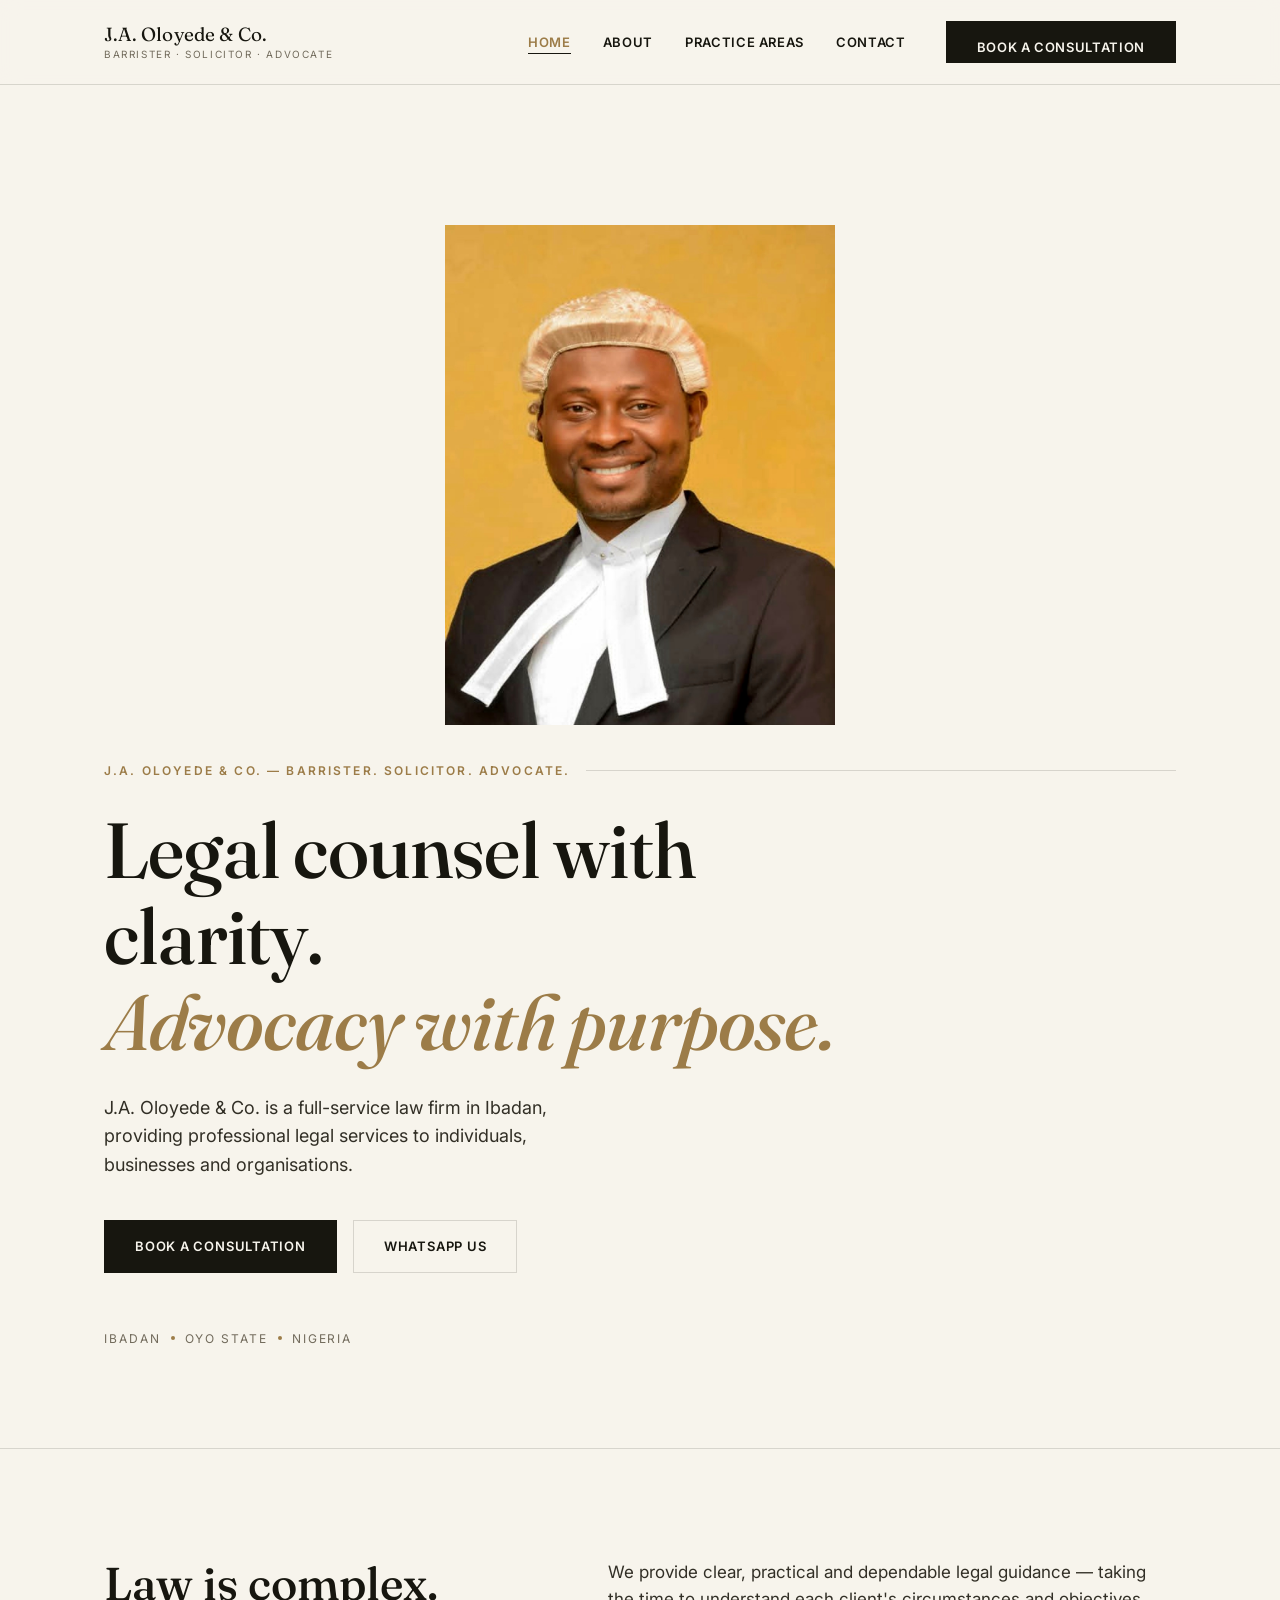
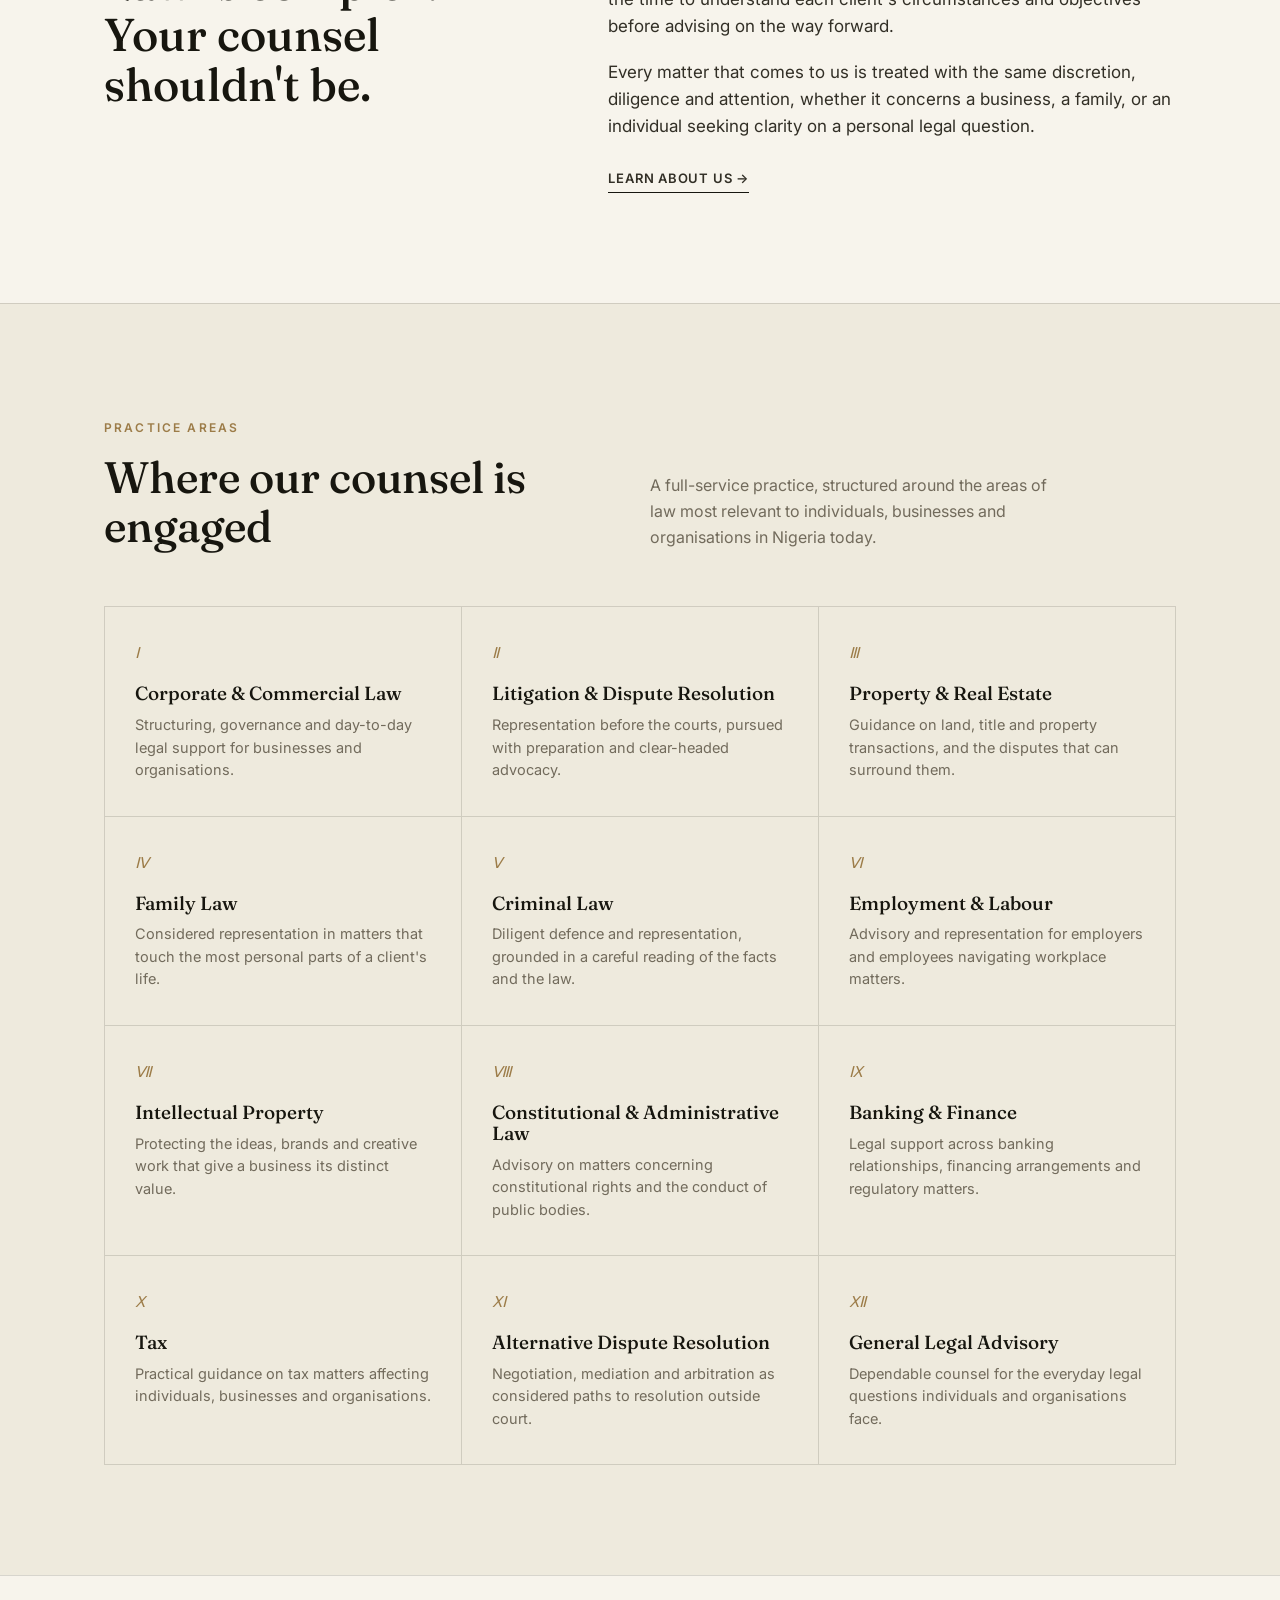
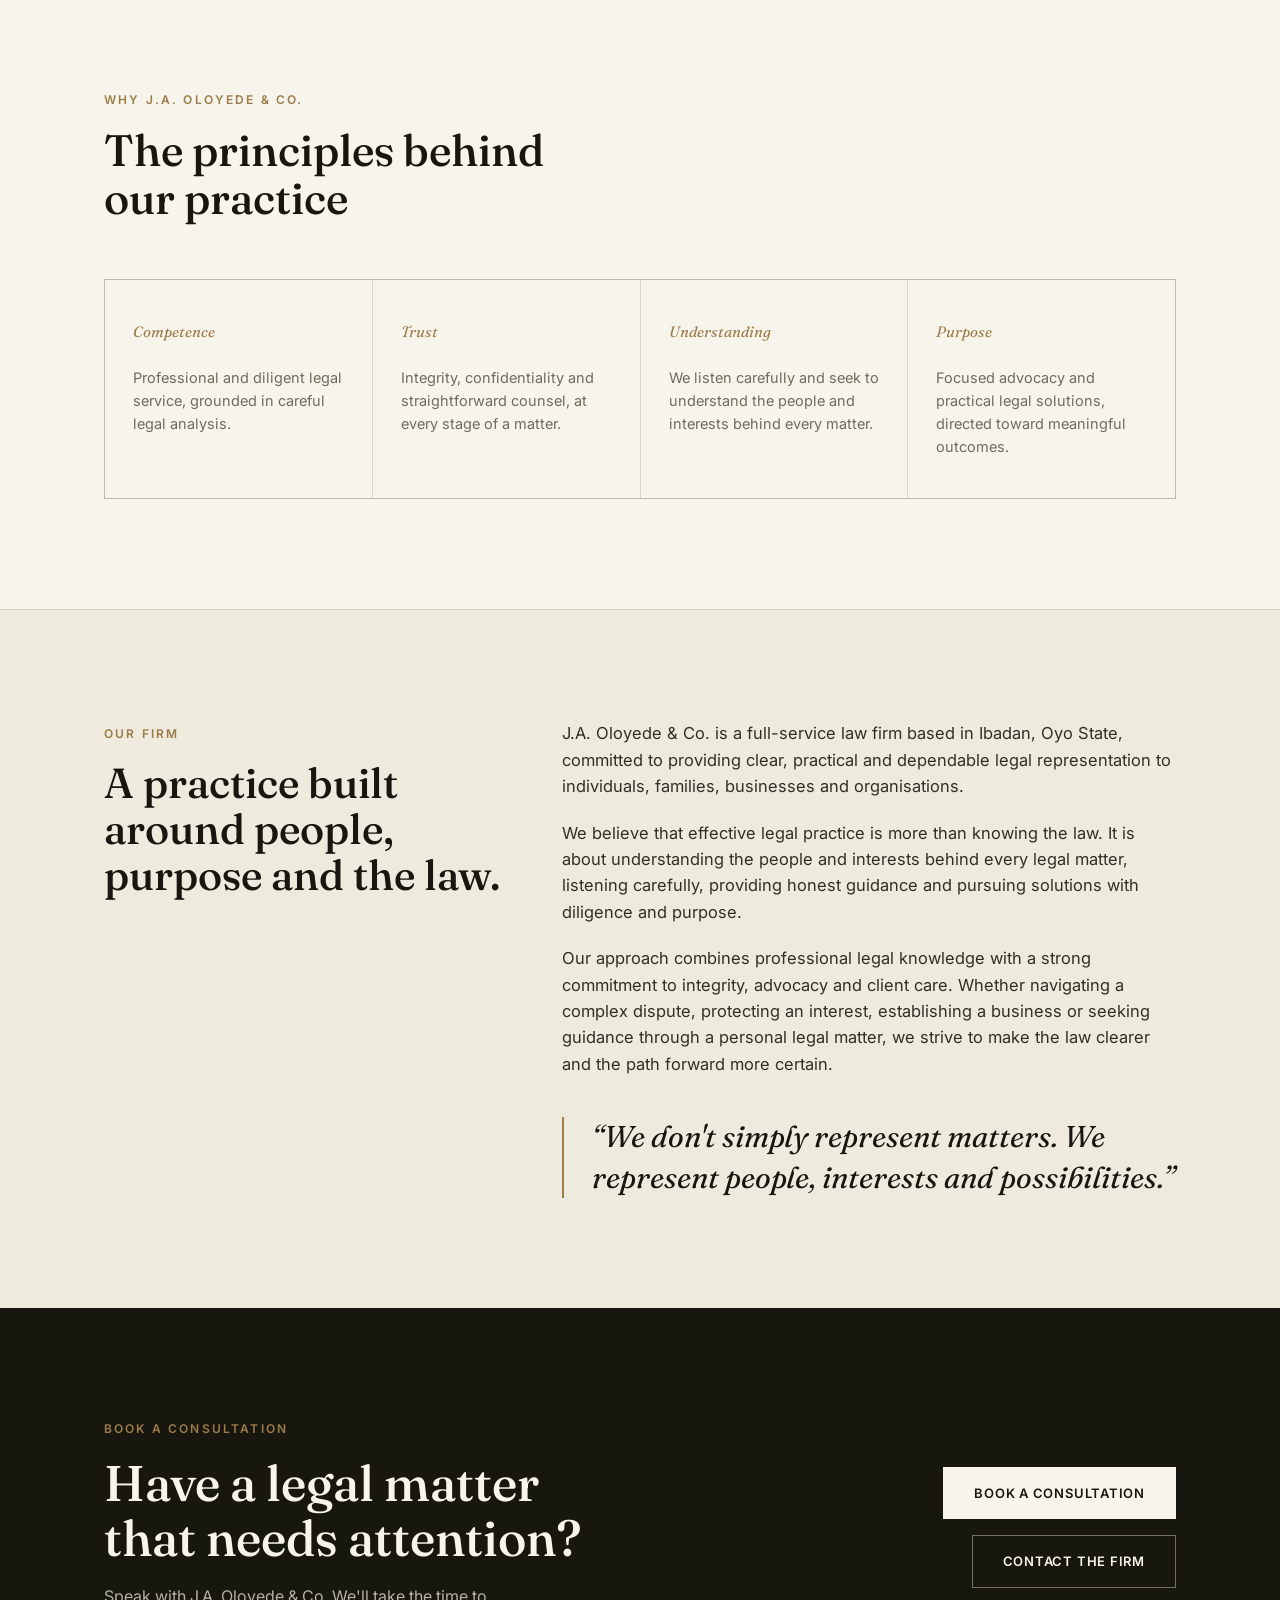
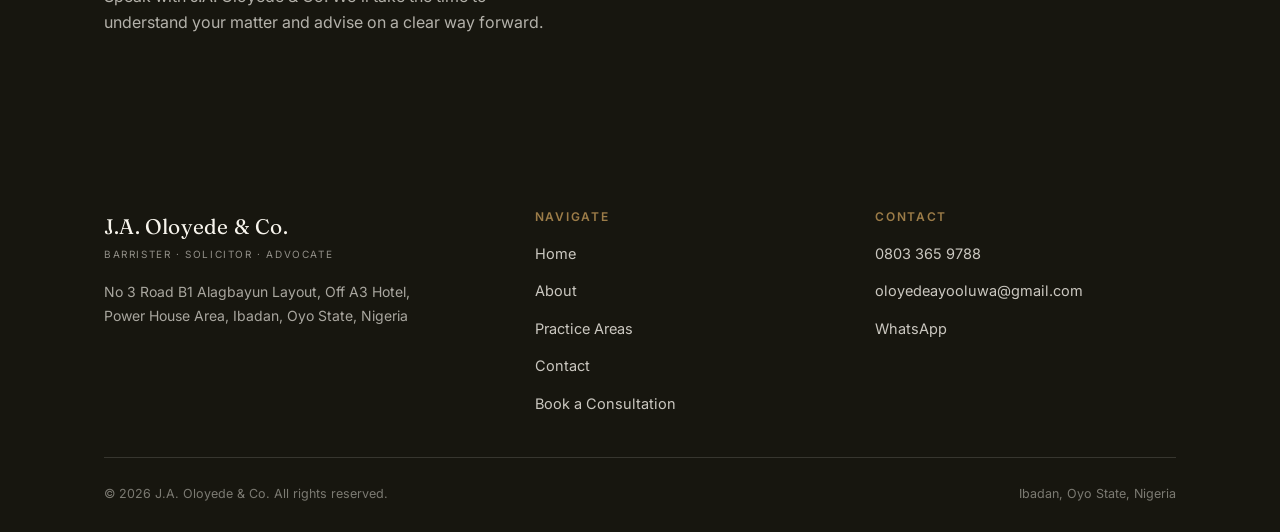
<file: index.html>
<!DOCTYPE html>
<html lang="en">
<head>
<meta charset="UTF-8">
<meta name="viewport" content="width=device-width, initial-scale=1.0">
<title>J.A. Oloyede & Co. — Barrister. Solicitor. Advocate. | Ibadan, Nigeria</title>
<meta name="description" content="J.A. Oloyede & Co. is a full-service law firm in Ibadan, Oyo State, providing clear, practical and dependable legal counsel to individuals, businesses and organisations.">
<link rel="preconnect" href="https://fonts.googleapis.com">
<link rel="preconnect" href="https://fonts.gstatic.com" crossorigin>
<link href="https://fonts.googleapis.com/css2?family=Fraunces:ital,opsz,wght@0,9..144,400;0,9..144,500;1,9..144,500&family=Inter:wght@400;500;600;700&display=swap" rel="stylesheet">
<link rel="stylesheet" href="style.css">
  <!-- Google tag (gtag.js) -->
<script async src="https://www.googletagmanager.com/gtag/js?id=AW-18405026202"></script>
<script>
  window.dataLayer = window.dataLayer || [];
  function gtag(){dataLayer.push(arguments);}
  gtag('js', new Date());

  gtag('config', 'AW-18405026202');
</script>
  
</head>
<body>
<a class="skip-link" href="#main">Skip to content</a>

<header class="site-header">
  <div class="wrap">
    <a href="index.html" class="brand">
      <span class="brand-name">J.A. Oloyede &amp; Co.</span>
      <span class="brand-tag">Barrister · Solicitor · Advocate</span>
    </a>
    <nav class="main-nav" aria-label="Primary">
      <ul>
        <li><a href="index.html" aria-current="page">Home</a></li>
        <li><a href="about.html">About</a></li>
        <li><a href="practice-areas.html">Practice Areas</a></li>
        <li><a href="contact.html">Contact</a></li>
      </ul>
      <a href="book-consultation.html" class="btn nav-cta">Book a Consultation</a>
    </nav>
    <button class="hamburger" aria-label="Open menu" aria-expanded="false" aria-controls="mobile-menu">
      <span></span><span></span><span></span>
    </button>
  </div>
</header>

<div class="mobile-menu" id="mobile-menu">
  <ul>
    <li><a href="index.html">Home</a></li>
    <li><a href="about.html">About</a></li>
    <li><a href="practice-areas.html">Practice Areas</a></li>
    <li><a href="contact.html">Contact</a></li>
    <li><a href="book-consultation.html">Book a Consultation</a></li>
  </ul>
  <a href="book-consultation.html" class="btn">Book a Consultation</a>
</div>

<main id="main">

  <!-- HERO -->
  <section class="hero">
    <div class="wrap">
      <img src="counsel_portrait_clean.jpg" alt="J.A. Oloyede, Barrister, Solicitor and Advocate" class="hero-photo">
      <div class="hero-eyebrow-row">
        <span class="eyebrow">J.A. Oloyede &amp; Co. — Barrister. Solicitor. Advocate.</span>
        <hr class="hairline draw-line">
      </div>
      <h1 class="fade-up">Legal counsel with clarity.<br><em>Advocacy with purpose.</em></h1>
      <p class="hero-sub fade-up d1">J.A. Oloyede &amp; Co. is a full-service law firm in Ibadan, providing professional legal services to individuals, businesses and organisations.</p>
      <div class="hero-actions fade-up d2">
        <a href="book-consultation.html" class="btn">Book a Consultation</a>
        <a href="https://wa.me/2348033659788" class="btn btn-ghost" target="_blank" rel="noopener">WhatsApp Us</a>
      </div>
      <div class="hero-locale fade-up d3">
        <span>Ibadan</span><span class="dot"></span><span>Oyo State</span><span class="dot"></span><span>Nigeria</span>
      </div>
    </div>
  </section>

  <!-- INTRODUCTION -->
  <section class="border-top">
    <div class="wrap statement">
      <h2>Law is complex.<br>Your counsel shouldn't be.</h2>
      <div class="statement-body">
        <p>We provide clear, practical and dependable legal guidance — taking the time to understand each client's circumstances and objectives before advising on the way forward.</p>
        <p>Every matter that comes to us is treated with the same discretion, diligence and attention, whether it concerns a business, a family, or an individual seeking clarity on a personal legal question.</p>
        <a href="about.html" class="link-arrow mt-lg" style="margin-top:28px;">Learn About Us →</a>
      </div>
    </div>
  </section>

  <!-- PRACTICE AREAS -->
  <section class="border-top on-dim">
    <div class="wrap">
      <div class="section-head">
        <div>
          <span class="eyebrow">Practice Areas</span>
          <h2 style="margin-top:14px;">Where our counsel is engaged</h2>
        </div>
        <p class="lede">A full-service practice, structured around the areas of law most relevant to individuals, businesses and organisations in Nigeria today.</p>
      </div>

      <div class="practice-grid">
        <div class="practice-cell"><span class="practice-mark">Ⅰ</span><h3>Corporate &amp; Commercial Law</h3><p>Structuring, governance and day-to-day legal support for businesses and organisations.</p></div>
        <div class="practice-cell"><span class="practice-mark">Ⅱ</span><h3>Litigation &amp; Dispute Resolution</h3><p>Representation before the courts, pursued with preparation and clear-headed advocacy.</p></div>
        <div class="practice-cell"><span class="practice-mark">Ⅲ</span><h3>Property &amp; Real Estate</h3><p>Guidance on land, title and property transactions, and the disputes that can surround them.</p></div>
        <div class="practice-cell"><span class="practice-mark">Ⅳ</span><h3>Family Law</h3><p>Considered representation in matters that touch the most personal parts of a client's life.</p></div>
        <div class="practice-cell"><span class="practice-mark">Ⅴ</span><h3>Criminal Law</h3><p>Diligent defence and representation, grounded in a careful reading of the facts and the law.</p></div>
        <div class="practice-cell"><span class="practice-mark">Ⅵ</span><h3>Employment &amp; Labour</h3><p>Advisory and representation for employers and employees navigating workplace matters.</p></div>
        <div class="practice-cell"><span class="practice-mark">Ⅶ</span><h3>Intellectual Property</h3><p>Protecting the ideas, brands and creative work that give a business its distinct value.</p></div>
        <div class="practice-cell"><span class="practice-mark">Ⅷ</span><h3>Constitutional &amp; Administrative Law</h3><p>Advisory on matters concerning constitutional rights and the conduct of public bodies.</p></div>
        <div class="practice-cell"><span class="practice-mark">Ⅸ</span><h3>Banking &amp; Finance</h3><p>Legal support across banking relationships, financing arrangements and regulatory matters.</p></div>
        <div class="practice-cell"><span class="practice-mark">Ⅹ</span><h3>Tax</h3><p>Practical guidance on tax matters affecting individuals, businesses and organisations.</p></div>
        <div class="practice-cell"><span class="practice-mark">ⅩⅠ</span><h3>Alternative Dispute Resolution</h3><p>Negotiation, mediation and arbitration as considered paths to resolution outside court.</p></div>
        <div class="practice-cell"><span class="practice-mark">ⅩⅡ</span><h3>General Legal Advisory</h3><p>Dependable counsel for the everyday legal questions individuals and organisations face.</p></div>
      </div>
    </div>
  </section>

  <!-- WHY US -->
  <section class="border-top">
    <div class="wrap">
      <div class="section-head">
        <div>
          <span class="eyebrow">Why J.A. Oloyede &amp; Co.</span>
          <h2 style="margin-top:14px;">The principles behind our practice</h2>
        </div>
      </div>
      <div class="values-grid">
        <div class="value-cell"><span class="value-index">Competence</span><p>Professional and diligent legal service, grounded in careful legal analysis.</p></div>
        <div class="value-cell"><span class="value-index">Trust</span><p>Integrity, confidentiality and straightforward counsel, at every stage of a matter.</p></div>
        <div class="value-cell"><span class="value-index">Understanding</span><p>We listen carefully and seek to understand the people and interests behind every matter.</p></div>
        <div class="value-cell"><span class="value-index">Purpose</span><p>Focused advocacy and practical legal solutions, directed toward meaningful outcomes.</p></div>
      </div>
    </div>
  </section>

  <!-- FIRM STORY -->
  <section class="border-top on-dim">
    <div class="wrap story">
      <div>
        <span class="eyebrow">Our Firm</span>
        <h2 style="margin-top:14px; font-size:clamp(28px,3.6vw,42px);">A practice built around people, purpose and the law.</h2>
      </div>
      <div class="story-copy">
        <p>J.A. Oloyede &amp; Co. is a full-service law firm based in Ibadan, Oyo State, committed to providing clear, practical and dependable legal representation to individuals, families, businesses and organisations.</p>
        <p>We believe that effective legal practice is more than knowing the law. It is about understanding the people and interests behind every legal matter, listening carefully, providing honest guidance and pursuing solutions with diligence and purpose.</p>
        <p>Our approach combines professional legal knowledge with a strong commitment to integrity, advocacy and client care. Whether navigating a complex dispute, protecting an interest, establishing a business or seeking guidance through a personal legal matter, we strive to make the law clearer and the path forward more certain.</p>
        <div class="pull-quote mt-lg">
          <p>&ldquo;We don't simply represent matters. We represent people, interests and possibilities.&rdquo;</p>
        </div>
      </div>
    </div>
  </section>

  <!-- CTA -->
  <section class="border-top on-ink cta-band">
    <div class="wrap">
      <div>
        <span class="eyebrow">Book a Consultation</span>
        <h2>Have a legal matter<br>that needs attention?</h2>
        <p style="margin-top:18px; color:rgba(247,244,236,0.7); max-width:44ch;">Speak with J.A. Oloyede &amp; Co. We'll take the time to understand your matter and advise on a clear way forward.</p>
      </div>
      <div class="cta-actions">
        <a href="book-consultation.html" class="btn btn-on-dark">Book a Consultation</a>
        <a href="contact.html" class="btn btn-ghost-on-dark">Contact the Firm</a>
      </div>
    </div>
  </section>

</main>

<footer class="site-footer">
  <div class="wrap">
    <div class="footer-top">
      <div class="footer-brand">
        <span class="brand-name">J.A. Oloyede &amp; Co.</span>
        <div class="brand-tag">Barrister · Solicitor · Advocate</div>
        <p class="footer-addr">No 3 Road B1 Alagbayun Layout, Off A3 Hotel, Power House Area, Ibadan, Oyo State, Nigeria</p>
      </div>
      <div class="footer-col">
        <h4>Navigate</h4>
        <ul>
          <li><a href="index.html">Home</a></li>
          <li><a href="about.html">About</a></li>
          <li><a href="practice-areas.html">Practice Areas</a></li>
          <li><a href="contact.html">Contact</a></li>
          <li><a href="book-consultation.html">Book a Consultation</a></li>
        </ul>
      </div>
      <div class="footer-col">
        <h4>Contact</h4>
        <ul>
          <li><a href="tel:+2348033659788">0803 365 9788</a></li>
          <li><a href="mailto:oloyedeayooluwa@gmail.com">oloyedeayooluwa@gmail.com</a></li>
          <li><a href="https://wa.me/2348033659788" target="_blank" rel="noopener">WhatsApp</a></li>
        </ul>
      </div>
    </div>
    <div class="footer-bottom">
      <span>© <span id="year"></span> J.A. Oloyede &amp; Co. All rights reserved.</span>
      <span>Ibadan, Oyo State, Nigeria</span>
    </div>
  </div>
</footer>

<script>document.getElementById("year").textContent = new Date().getFullYear();</script>
<script src="script.js"></script>
</body>
</html>
</file>
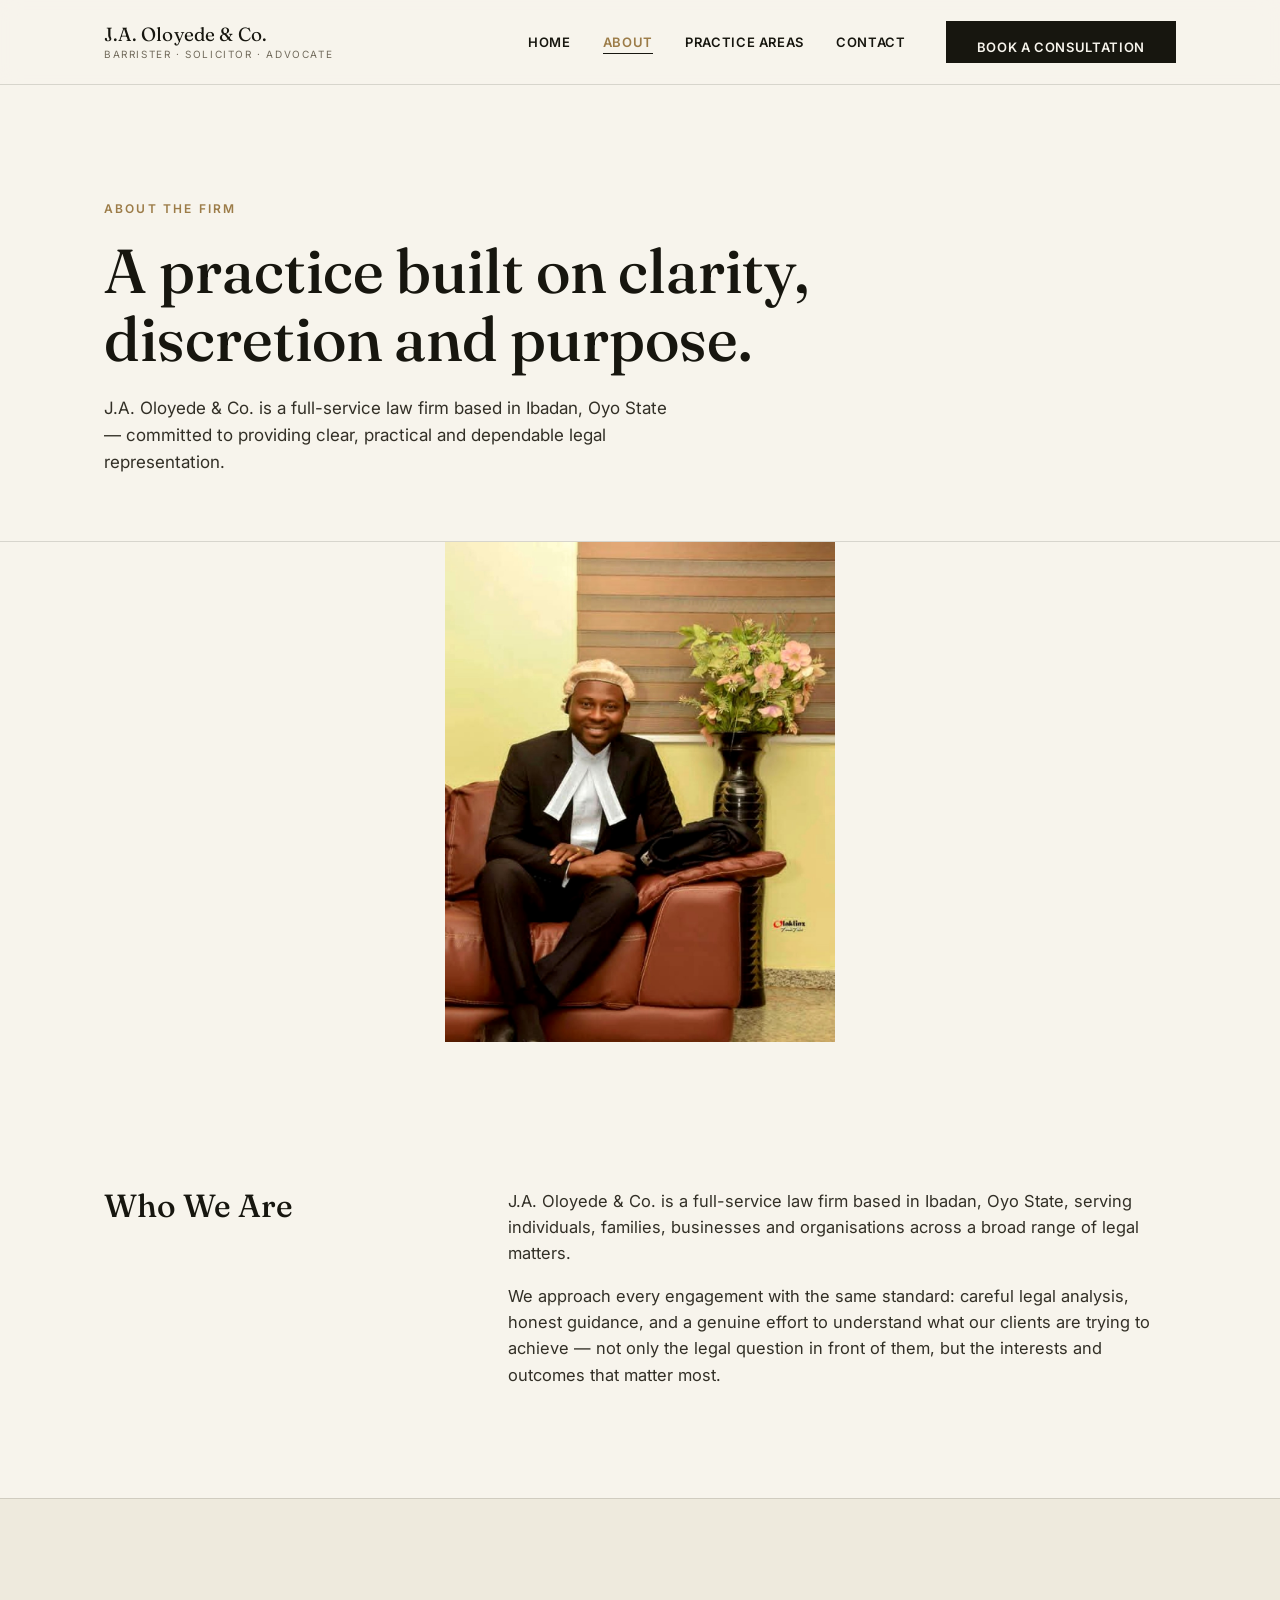
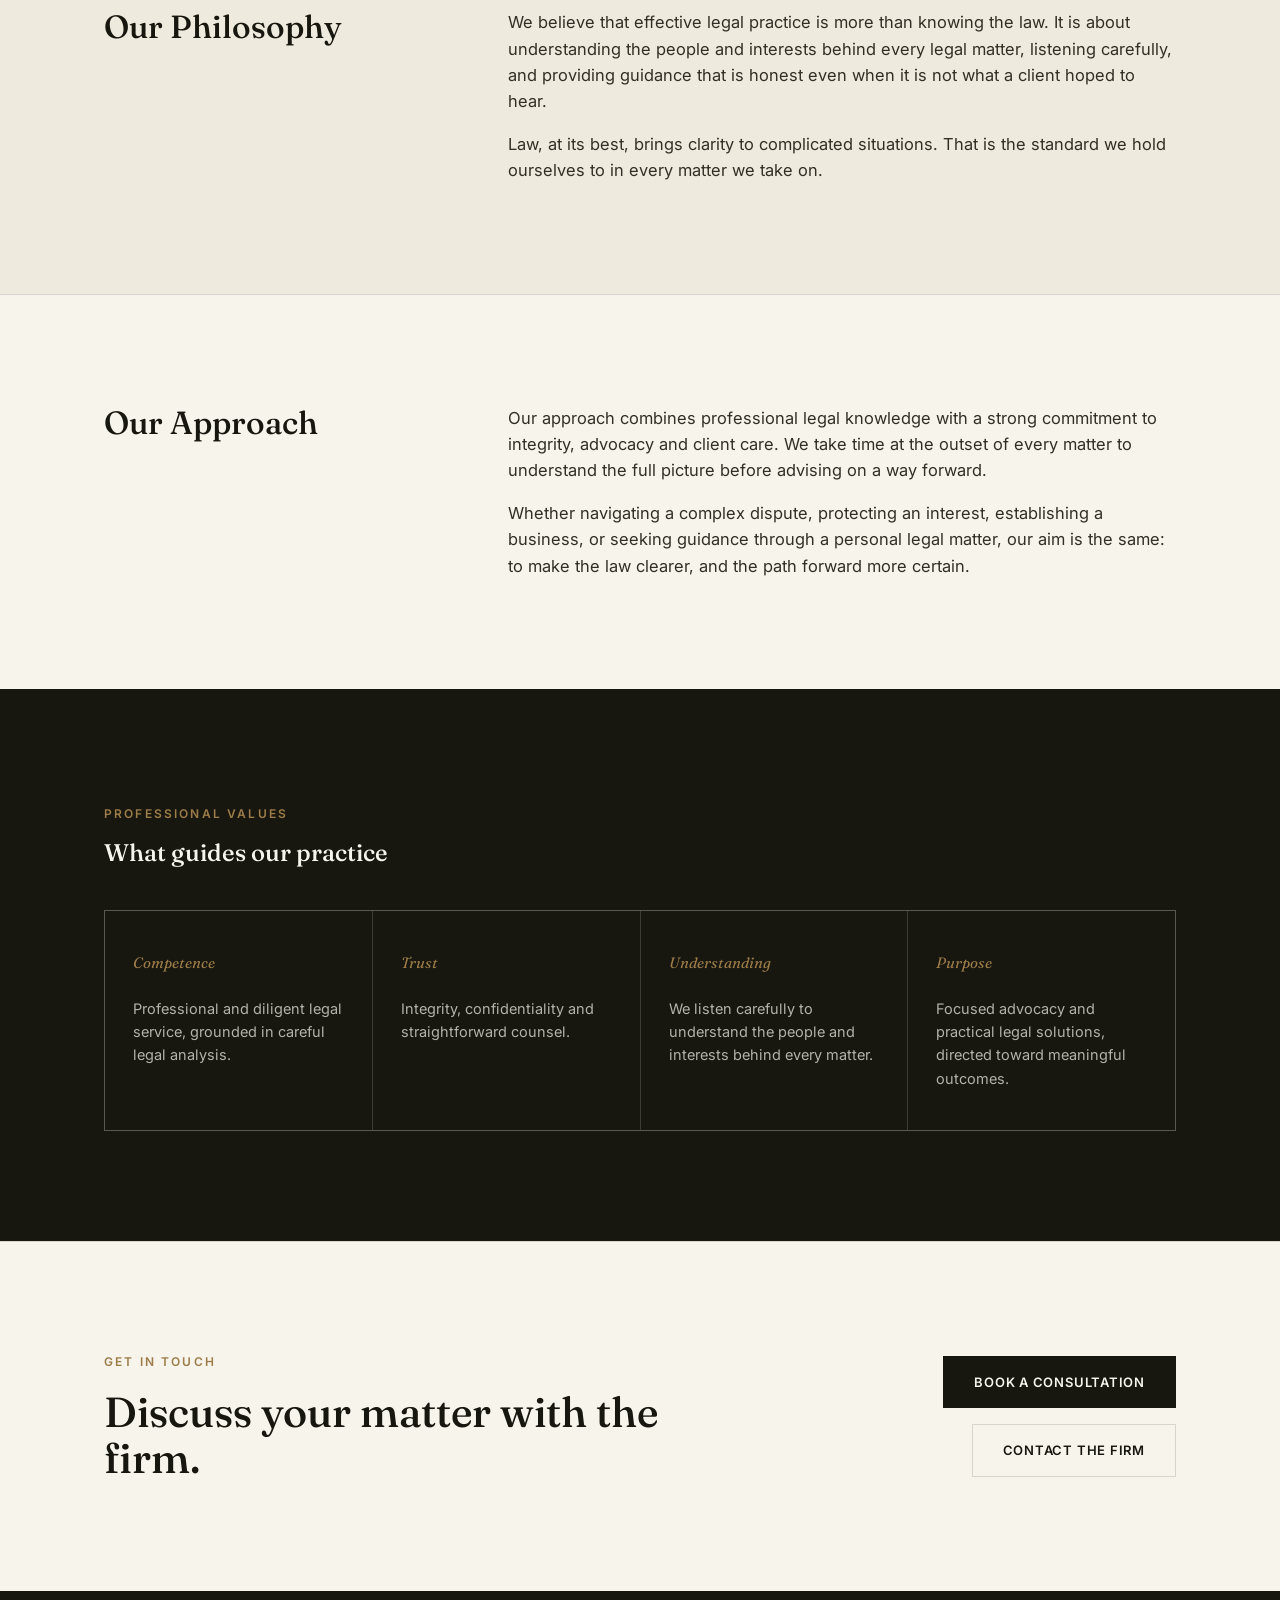
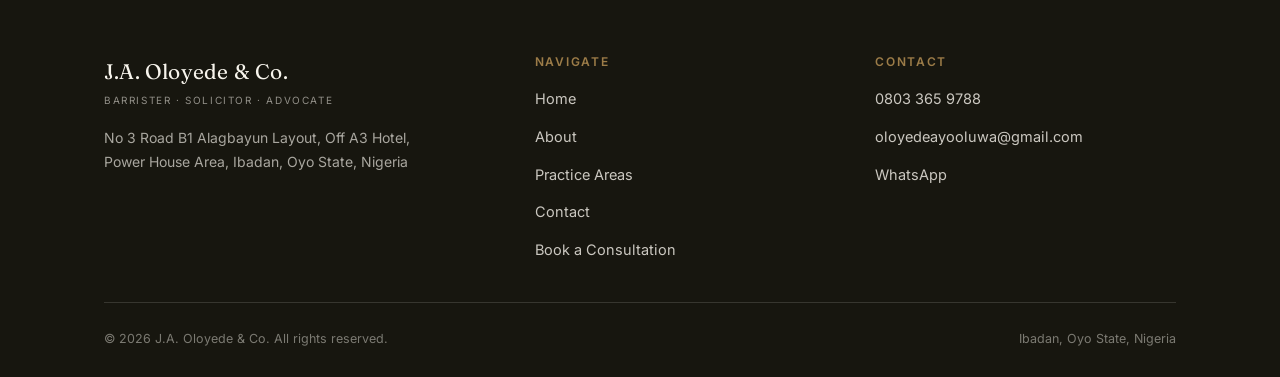
<file: about.html>
<!DOCTYPE html>
<html lang="en">
<head>
<meta charset="UTF-8">
<meta name="viewport" content="width=device-width, initial-scale=1.0">
<title>About — J.A. Oloyede & Co.</title>
<meta name="description" content="J.A. Oloyede & Co. — our philosophy, our approach, and the values that guide our legal practice in Ibadan, Nigeria.">
<link rel="preconnect" href="https://fonts.googleapis.com">
<link rel="preconnect" href="https://fonts.gstatic.com" crossorigin>
<link href="https://fonts.googleapis.com/css2?family=Fraunces:ital,opsz,wght@0,9..144,400;0,9..144,500;1,9..144,500&family=Inter:wght@400;500;600;700&display=swap" rel="stylesheet">
<link rel="stylesheet" href="style.css">
  <!-- Google tag (gtag.js) -->
<script async src="https://www.googletagmanager.com/gtag/js?id=AW-18405026202"></script>
<script>
  window.dataLayer = window.dataLayer || [];
  function gtag(){dataLayer.push(arguments);}
  gtag('js', new Date());

  gtag('config', 'AW-18405026202');
</script>
  
</head>
<body>
<a class="skip-link" href="#main">Skip to content</a>

<header class="site-header">
  <div class="wrap">
    <a href="index.html" class="brand">
      <span class="brand-name">J.A. Oloyede &amp; Co.</span>
      <span class="brand-tag">Barrister · Solicitor · Advocate</span>
    </a>
    <nav class="main-nav" aria-label="Primary">
      <ul>
        <li><a href="index.html">Home</a></li>
        <li><a href="about.html" aria-current="page">About</a></li>
        <li><a href="practice-areas.html">Practice Areas</a></li>
        <li><a href="contact.html">Contact</a></li>
      </ul>
      <a href="book-consultation.html" class="btn nav-cta">Book a Consultation</a>
    </nav>
    <button class="hamburger" aria-label="Open menu" aria-expanded="false" aria-controls="mobile-menu">
      <span></span><span></span><span></span>
    </button>
  </div>
</header>

<div class="mobile-menu" id="mobile-menu">
  <ul>
    <li><a href="index.html">Home</a></li>
    <li><a href="about.html">About</a></li>
    <li><a href="practice-areas.html">Practice Areas</a></li>
    <li><a href="contact.html">Contact</a></li>
    <li><a href="book-consultation.html">Book a Consultation</a></li>
  </ul>
  <a href="book-consultation.html" class="btn">Book a Consultation</a>
</div>

<main id="main">

  <section class="page-hero">
    <div class="wrap">
      <span class="eyebrow">About the Firm</span>
      <h1 style="margin-top:16px;">A practice built on clarity, discretion and purpose.</h1>
      <p class="lede">J.A. Oloyede &amp; Co. is a full-service law firm based in Ibadan, Oyo State — committed to providing clear, practical and dependable legal representation.</p>
    </div>
  </section>

  <hr class="hairline">

  <img
  class="hero-photo"
  src="counsel_seated_clean.jpg"
  alt="J.A. Oloyede, Barrister, Solicitor and Advocate"
  loading="lazy"
>

  <section class="stack-section">
    <div class="wrap two-col">
      <h2>Who We Are</h2>
      <div class="body">
        <p>J.A. Oloyede &amp; Co. is a full-service law firm based in Ibadan, Oyo State, serving individuals, families, businesses and organisations across a broad range of legal matters.</p>
        <p>We approach every engagement with the same standard: careful legal analysis, honest guidance, and a genuine effort to understand what our clients are trying to achieve — not only the legal question in front of them, but the interests and outcomes that matter most.</p>
      </div>
    </div>
  </section>

  <section class="stack-section on-dim">
    <div class="wrap two-col">
      <h2>Our Philosophy</h2>
      <div class="body">
        <p>We believe that effective legal practice is more than knowing the law. It is about understanding the people and interests behind every legal matter, listening carefully, and providing guidance that is honest even when it is not what a client hoped to hear.</p>
        <p>Law, at its best, brings clarity to complicated situations. That is the standard we hold ourselves to in every matter we take on.</p>
      </div>
    </div>
  </section>

  <section class="stack-section">
    <div class="wrap two-col">
      <h2>Our Approach</h2>
      <div class="body">
        <p>Our approach combines professional legal knowledge with a strong commitment to integrity, advocacy and client care. We take time at the outset of every matter to understand the full picture before advising on a way forward.</p>
        <p>Whether navigating a complex dispute, protecting an interest, establishing a business, or seeking guidance through a personal legal matter, our aim is the same: to make the law clearer, and the path forward more certain.</p>
      </div>
    </div>
  </section>

  <section class="stack-section on-ink">
    <div class="wrap">
      <span class="eyebrow">Professional Values</span>
      <h2 style="margin-top:14px; margin-bottom:44px;">What guides our practice</h2>
      <div class="values-grid" style="border-color: rgba(247,244,236,0.16); background: rgba(247,244,236,0.16);">
        <div class="value-cell" style="background: var(--ink);">
          <span class="value-index">Competence</span>
          <p style="color: rgba(247,244,236,0.7);">Professional and diligent legal service, grounded in careful legal analysis.</p>
        </div>
        <div class="value-cell" style="background: var(--ink);">
          <span class="value-index">Trust</span>
          <p style="color: rgba(247,244,236,0.7);">Integrity, confidentiality and straightforward counsel.</p>
        </div>
        <div class="value-cell" style="background: var(--ink);">
          <span class="value-index">Understanding</span>
          <p style="color: rgba(247,244,236,0.7);">We listen carefully to understand the people and interests behind every matter.</p>
        </div>
        <div class="value-cell" style="background: var(--ink);">
          <span class="value-index">Purpose</span>
          <p style="color: rgba(247,244,236,0.7);">Focused advocacy and practical legal solutions, directed toward meaningful outcomes.</p>
        </div>
      </div>
    </div>
  </section>

  <section class="border-top cta-band">
    <div class="wrap">
      <div>
        <span class="eyebrow">Get in Touch</span>
        <h2 style="font-size:clamp(28px,3.6vw,42px);">Discuss your matter with the firm.</h2>
      </div>
      <div class="cta-actions">
        <a href="book-consultation.html" class="btn">Book a Consultation</a>
        <a href="contact.html" class="btn btn-ghost">Contact the Firm</a>
      </div>
    </div>
  </section>

</main>

<footer class="site-footer">
  <div class="wrap">
    <div class="footer-top">
      <div class="footer-brand">
        <span class="brand-name">J.A. Oloyede &amp; Co.</span>
        <div class="brand-tag">Barrister · Solicitor · Advocate</div>
        <p class="footer-addr">No 3 Road B1 Alagbayun Layout, Off A3 Hotel, Power House Area, Ibadan, Oyo State, Nigeria</p>
      </div>
      <div class="footer-col">
        <h4>Navigate</h4>
        <ul>
          <li><a href="index.html">Home</a></li>
          <li><a href="about.html">About</a></li>
          <li><a href="practice-areas.html">Practice Areas</a></li>
          <li><a href="contact.html">Contact</a></li>
          <li><a href="book-consultation.html">Book a Consultation</a></li>
        </ul>
      </div>
      <div class="footer-col">
        <h4>Contact</h4>
        <ul>
          <li><a href="tel:+2348033659788">0803 365 9788</a></li>
          <li><a href="mailto:oloyedeayooluwa@gmail.com">oloyedeayooluwa@gmail.com</a></li>
          <li><a href="https://wa.me/2348033659788" target="_blank" rel="noopener">WhatsApp</a></li>
        </ul>
      </div>
    </div>
    <div class="footer-bottom">
      <span>© <span id="year"></span> J.A. Oloyede &amp; Co. All rights reserved.</span>
      <span>Ibadan, Oyo State, Nigeria</span>
    </div>
  </div>
</footer>

<script>document.getElementById("year").textContent = new Date().getFullYear();</script>
<script src="script.js"></script>
</body>
</html>
</file>
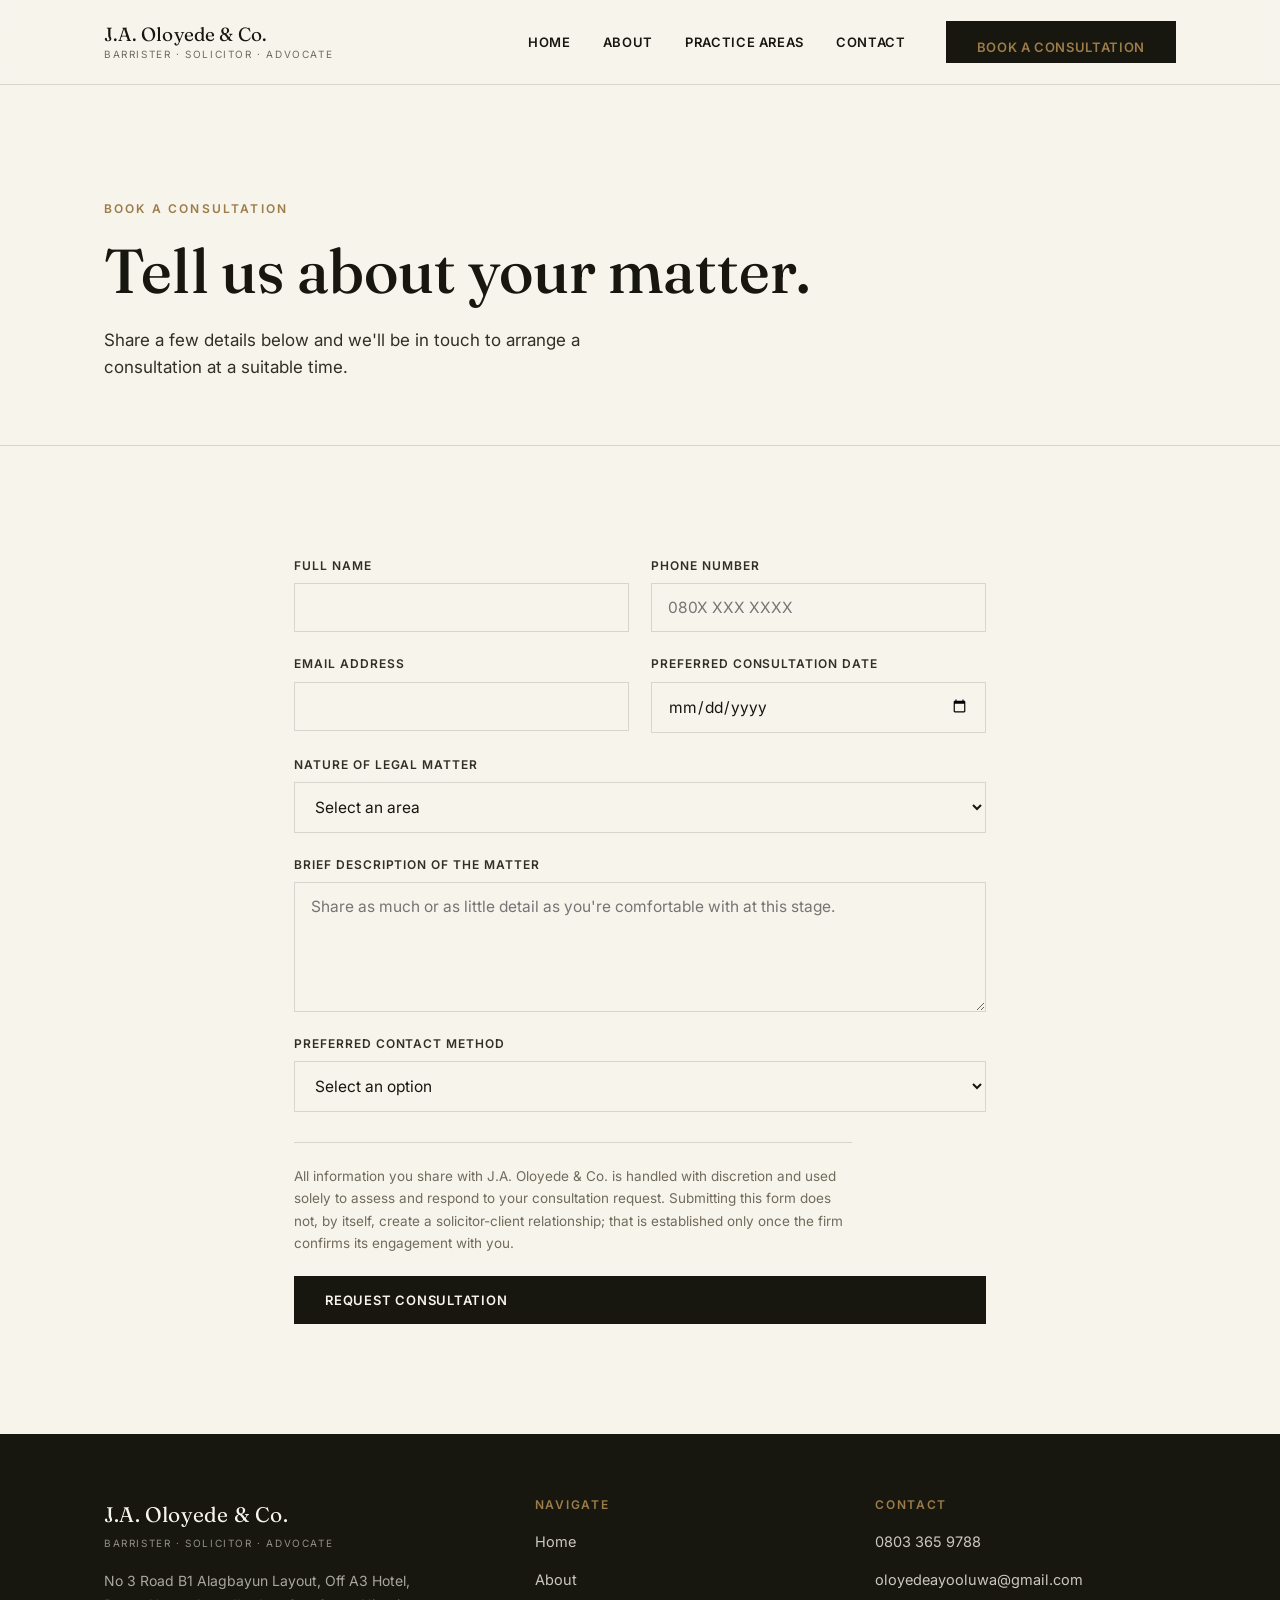
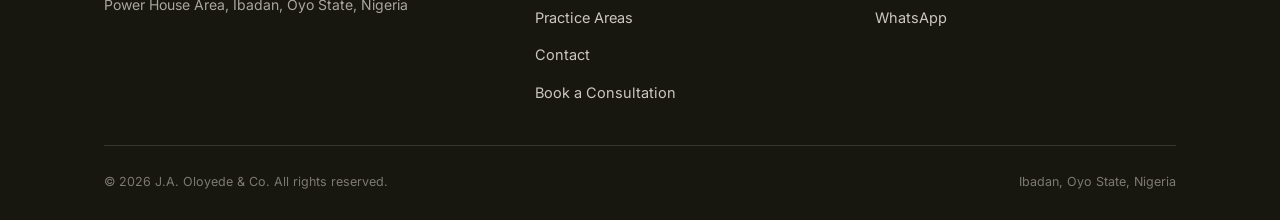
<file: book-consultation.html>
<!DOCTYPE html>
<html lang="en">
<head>
<meta charset="UTF-8">
<meta name="viewport" content="width=device-width, initial-scale=1.0">
<title>Book a Consultation — J.A. Oloyede & Co.</title>
<meta name="description" content="Request a consultation with J.A. Oloyede & Co., a full-service law firm in Ibadan, Oyo State, Nigeria.">
<link rel="preconnect" href="https://fonts.googleapis.com">
<link rel="preconnect" href="https://fonts.gstatic.com" crossorigin>
<link href="https://fonts.googleapis.com/css2?family=Fraunces:ital,opsz,wght@0,9..144,400;0,9..144,500;1,9..144,500&family=Inter:wght@400;500;600;700&display=swap" rel="stylesheet">
<link rel="stylesheet" href="style.css">
  <!-- Google tag (gtag.js) -->
<script async src="https://www.googletagmanager.com/gtag/js?id=AW-18405026202"></script>
<script>
  window.dataLayer = window.dataLayer || [];
  function gtag(){dataLayer.push(arguments);}
  gtag('js', new Date());

  gtag('config', 'AW-18405026202');
</script>
  
</head>
<body>
<a class="skip-link" href="#main">Skip to content</a>

<header class="site-header">
  <div class="wrap">
    <a href="index.html" class="brand">
      <span class="brand-name">J.A. Oloyede &amp; Co.</span>
      <span class="brand-tag">Barrister · Solicitor · Advocate</span>
    </a>
    <nav class="main-nav" aria-label="Primary">
      <ul>
        <li><a href="index.html">Home</a></li>
        <li><a href="about.html">About</a></li>
        <li><a href="practice-areas.html">Practice Areas</a></li>
        <li><a href="contact.html">Contact</a></li>
      </ul>
      <a href="book-consultation.html" class="btn nav-cta" aria-current="page">Book a Consultation</a>
    </nav>
    <button class="hamburger" aria-label="Open menu" aria-expanded="false" aria-controls="mobile-menu">
      <span></span><span></span><span></span>
    </button>
  </div>
</header>

<div class="mobile-menu" id="mobile-menu">
  <ul>
    <li><a href="index.html">Home</a></li>
    <li><a href="about.html">About</a></li>
    <li><a href="practice-areas.html">Practice Areas</a></li>
    <li><a href="contact.html">Contact</a></li>
    <li><a href="book-consultation.html">Book a Consultation</a></li>
  </ul>
  <a href="book-consultation.html" class="btn">Book a Consultation</a>
</div>

<main id="main">

  <section class="page-hero">
    <div class="wrap">
      <span class="eyebrow">Book a Consultation</span>
      <h1 style="margin-top:16px;">Tell us about your matter.</h1>
      <p class="lede">Share a few details below and we'll be in touch to arrange a consultation at a suitable time.</p>
    </div>
  </section>

  <hr class="hairline">

  <section>
    <div class="wrap" style="max-width:820px;">

      <form id="consultation-form" class="form-grid two" novalidate>

        <div class="field">
          <label for="fullName">Full Name</label>
          <input type="text" id="fullName" name="fullName" required autocomplete="name">
        </div>

        <div class="field">
          <label for="phone">Phone Number</label>
          <input type="tel" id="phone" name="phone" required autocomplete="tel" placeholder="080X XXX XXXX">
        </div>

        <div class="field">
          <label for="email">Email Address</label>
          <input type="email" id="email" name="email" required autocomplete="email">
        </div>

        <div class="field">
          <label for="preferredDate">Preferred Consultation Date</label>
          <input type="date" id="preferredDate" name="preferredDate" required>
        </div>

        <div class="field full">
          <label for="matter">Nature of Legal Matter</label>
          <select id="matter" name="matter" required>
            <option value="" disabled selected>Select an area</option>
            <option>Corporate &amp; Commercial Law</option>
            <option>Litigation &amp; Dispute Resolution</option>
            <option>Property &amp; Real Estate</option>
            <option>Family Law</option>
            <option>Criminal Law</option>
            <option>Employment &amp; Labour</option>
            <option>Intellectual Property</option>
            <option>Constitutional &amp; Administrative Law</option>
            <option>Banking &amp; Finance</option>
            <option>Tax</option>
            <option>Alternative Dispute Resolution</option>
            <option>General Legal Advisory</option>
            <option>Not Sure</option>
          </select>
        </div>

        <div class="field full">
          <label for="description">Brief Description of the Matter</label>
          <textarea id="description" name="description" required placeholder="Share as much or as little detail as you're comfortable with at this stage."></textarea>
        </div>

        <div class="field full">
          <label for="contactMethod">Preferred Contact Method</label>
          <select id="contactMethod" name="contactMethod" required>
            <option value="" disabled selected>Select an option</option>
            <option>Phone Call</option>
            <option>Email</option>
            <option>WhatsApp</option>
          </select>
        </div>

        <div class="field full">
          <div class="privacy-note">
            All information you share with J.A. Oloyede &amp; Co. is handled with discretion and used solely to assess and respond to your consultation request. Submitting this form does not, by itself, create a solicitor-client relationship; that is established only once the firm confirms its engagement with you.
          </div>
        </div>

        <div class="field full">
          <button type="submit" class="btn">Request Consultation</button>
        </div>

      </form>

      <div class="form-status" id="form-status">
        <h4>Thank you — your request is on its way</h4>
        <p>Your mail app should have opened with your consultation request addressed to oloyedeayooluwa@gmail.com. Please review and send it. A member of the firm will be in touch to confirm your consultation. If your mail app did not open, you can also reach us directly by phone or WhatsApp at 0803 365 9788.</p>
      </div>

    </div>
  </section>

</main>

<footer class="site-footer">
  <div class="wrap">
    <div class="footer-top">
      <div class="footer-brand">
        <span class="brand-name">J.A. Oloyede &amp; Co.</span>
        <div class="brand-tag">Barrister · Solicitor · Advocate</div>
        <p class="footer-addr">No 3 Road B1 Alagbayun Layout, Off A3 Hotel, Power House Area, Ibadan, Oyo State, Nigeria</p>
      </div>
      <div class="footer-col">
        <h4>Navigate</h4>
        <ul>
          <li><a href="index.html">Home</a></li>
          <li><a href="about.html">About</a></li>
          <li><a href="practice-areas.html">Practice Areas</a></li>
          <li><a href="contact.html">Contact</a></li>
          <li><a href="book-consultation.html">Book a Consultation</a></li>
        </ul>
      </div>
      <div class="footer-col">
        <h4>Contact</h4>
        <ul>
          <li><a href="tel:+2348033659788">0803 365 9788</a></li>
          <li><a href="mailto:oloyedeayooluwa@gmail.com">oloyedeayooluwa@gmail.com</a></li>
          <li><a href="https://wa.me/2348033659788" target="_blank" rel="noopener">WhatsApp</a></li>
        </ul>
      </div>
    </div>
    <div class="footer-bottom">
      <span>© <span id="year"></span> J.A. Oloyede &amp; Co. All rights reserved.</span>
      <span>Ibadan, Oyo State, Nigeria</span>
    </div>
  </div>
</footer>

<script>document.getElementById("year").textContent = new Date().getFullYear();</script>
<script src="script.js"></script>
</body>
</html>
</file>
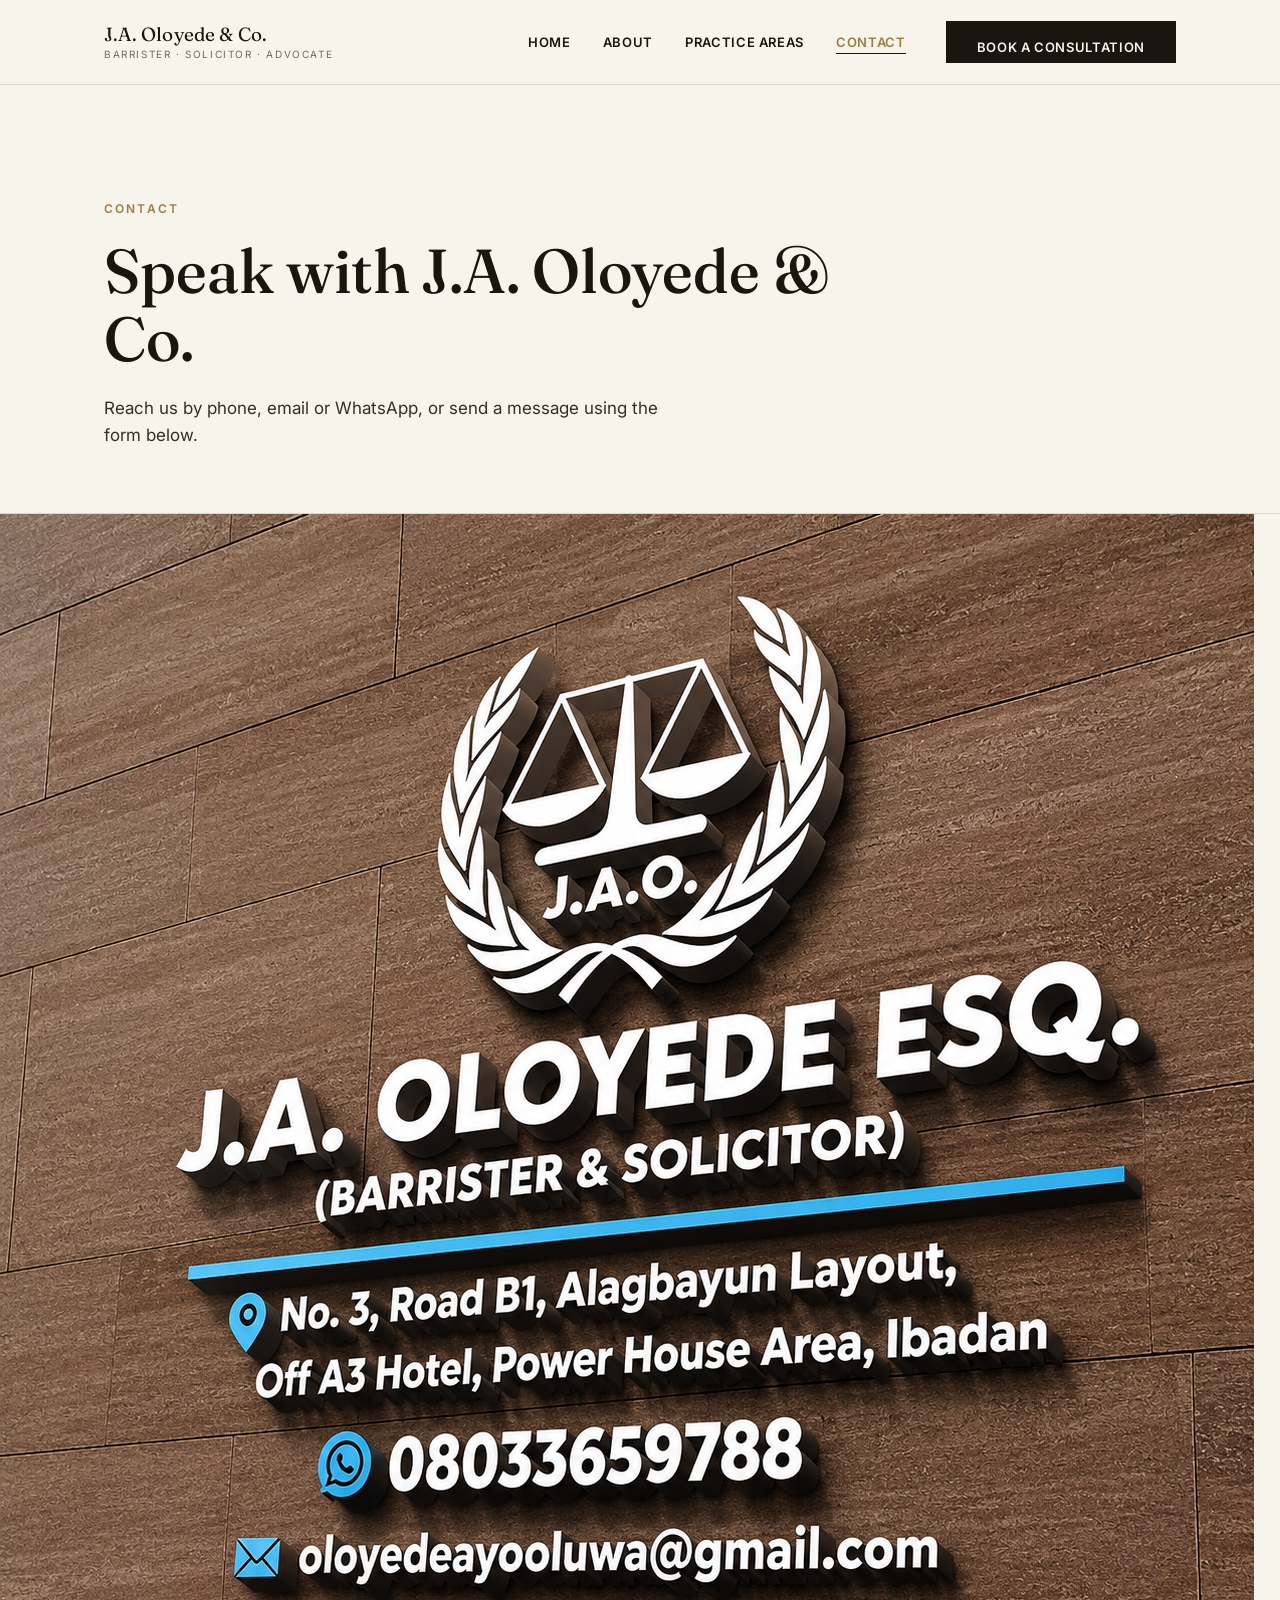
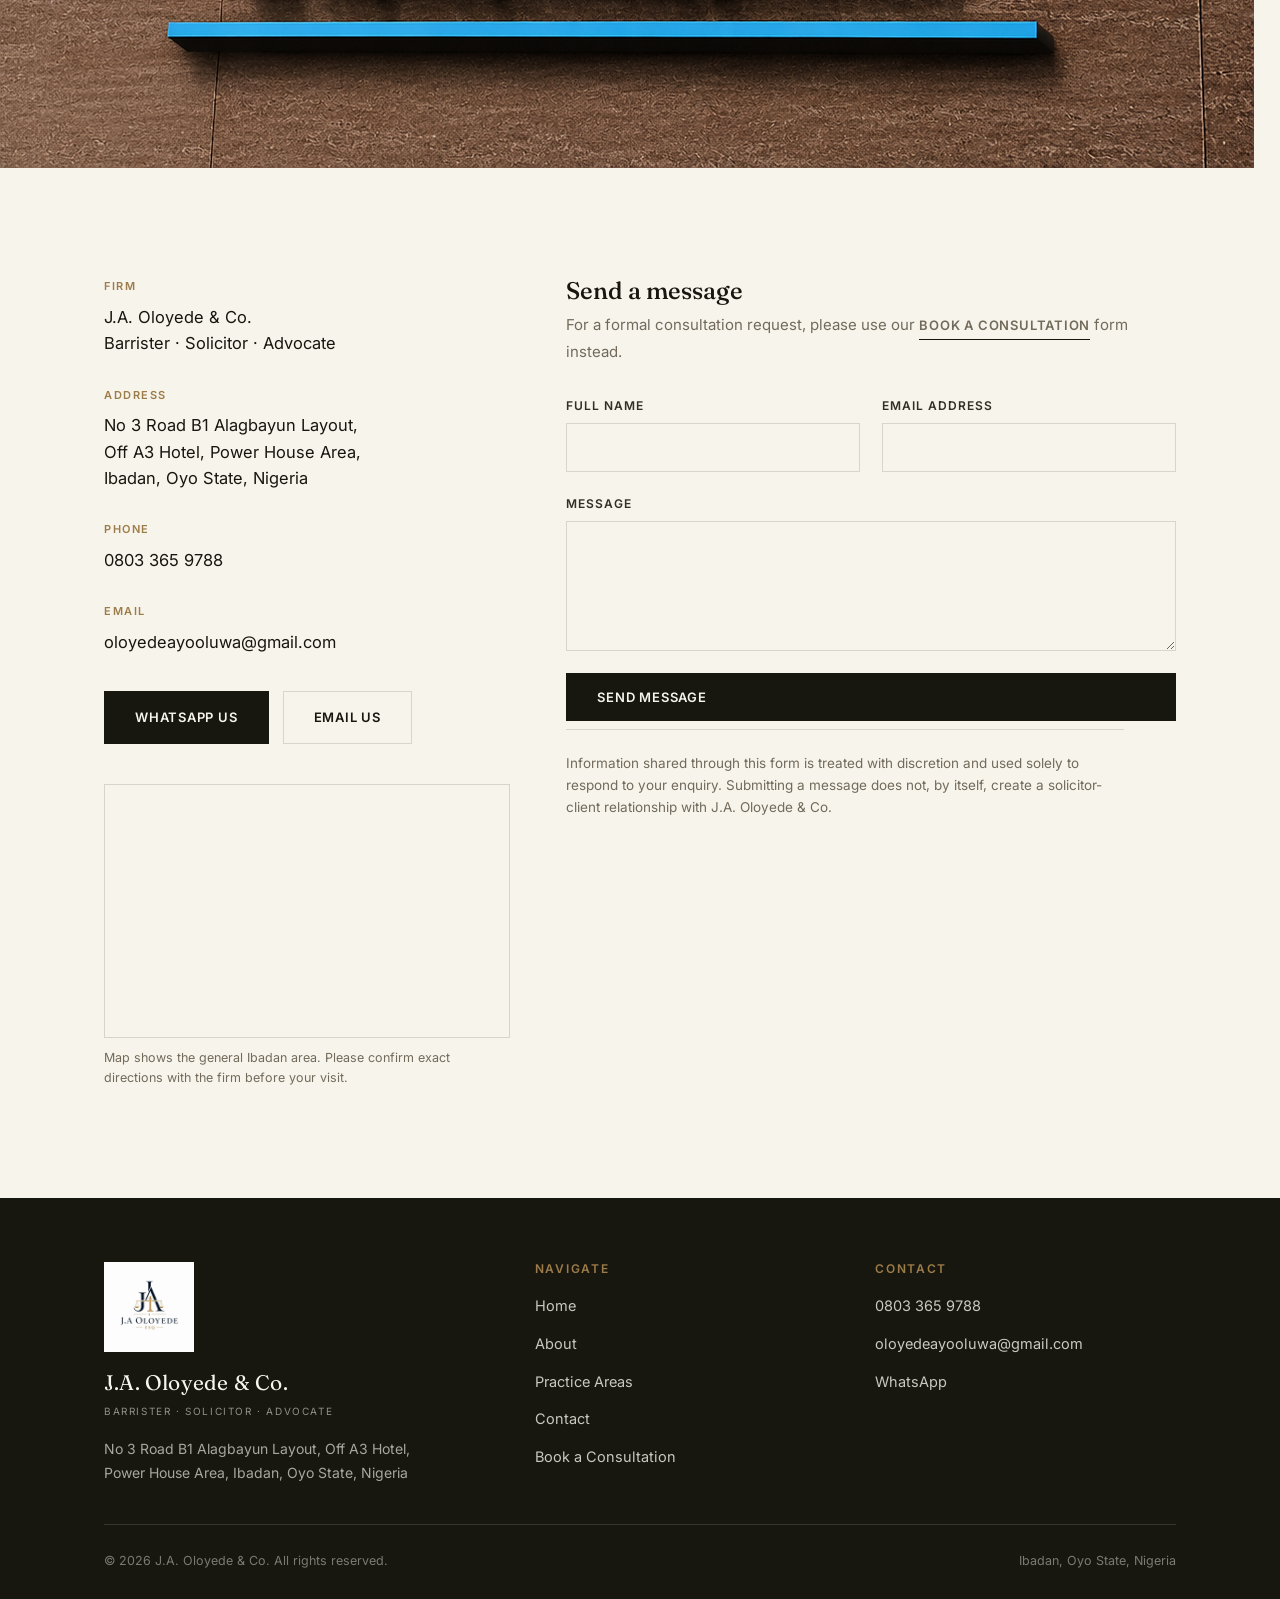
<file: contact.html>
<!DOCTYPE html>
<html lang="en">
<head>
<meta charset="UTF-8">
<meta name="viewport" content="width=device-width, initial-scale=1.0">
<title>Contact — J.A. Oloyede & Co.</title>
<meta name="description" content="Contact J.A. Oloyede & Co. in Ibadan, Oyo State — by phone, email, WhatsApp or our contact form.">
<link rel="preconnect" href="https://fonts.googleapis.com">
<link rel="preconnect" href="https://fonts.gstatic.com" crossorigin>
<link href="https://fonts.googleapis.com/css2?family=Fraunces:ital,opsz,wght@0,9..144,400;0,9..144,500;1,9..144,500&family=Inter:wght@400;500;600;700&display=swap" rel="stylesheet">
<link rel="stylesheet" href="style.css">
  <!-- Google tag (gtag.js) -->
<script async src="https://www.googletagmanager.com/gtag/js?id=AW-18405026202"></script>
<script>
  window.dataLayer = window.dataLayer || [];
  function gtag(){dataLayer.push(arguments);}
  gtag('js', new Date());

  gtag('config', 'AW-18405026202');
</script>
  
</head>
<body>
<a class="skip-link" href="#main">Skip to content</a>

<header class="site-header">
  <div class="wrap">
    <a href="index.html" class="brand">
      <span class="brand-name">J.A. Oloyede &amp; Co.</span>
      <span class="brand-tag">Barrister · Solicitor · Advocate</span>
    </a>
    <nav class="main-nav" aria-label="Primary">
      <ul>
        <li><a href="index.html">Home</a></li>
        <li><a href="about.html">About</a></li>
        <li><a href="practice-areas.html">Practice Areas</a></li>
        <li><a href="contact.html" aria-current="page">Contact</a></li>
      </ul>
      <a href="book-consultation.html" class="btn nav-cta">Book a Consultation</a>
    </nav>
    <button class="hamburger" aria-label="Open menu" aria-expanded="false" aria-controls="mobile-menu">
      <span></span><span></span><span></span>
    </button>
  </div>
</header>

<div class="mobile-menu" id="mobile-menu">
  <ul>
    <li><a href="index.html">Home</a></li>
    <li><a href="about.html">About</a></li>
    <li><a href="practice-areas.html">Practice Areas</a></li>
    <li><a href="contact.html">Contact</a></li>
    <li><a href="book-consultation.html">Book a Consultation</a></li>
  </ul>
  <a href="book-consultation.html" class="btn">Book a Consultation</a>
</div>

<main id="main">

  <section class="page-hero">
    <div class="wrap">
      <span class="eyebrow">Contact</span>
      <h1 style="margin-top:16px;">Speak with J.A. Oloyede &amp; Co.</h1>
      <p class="lede">Reach us by phone, email or WhatsApp, or send a message using the form below.</p>
    </div>
  </section>

  <hr class="hairline">

  <div class="contact-image">
    <img src="file_00000000f8bc81f4a87bed2b924da700.png" alt="J.A. Oloyede & Co. office">
  </div>

  <section>
    <div class="wrap contact-grid">

      <div class="contact-info">
        <dl>
          <dt>Firm</dt>
          <dd>J.A. Oloyede &amp; Co.<br>Barrister · Solicitor · Advocate</dd>

          <dt>Address</dt>
          <dd>No 3 Road B1 Alagbayun Layout,<br>Off A3 Hotel, Power House Area,<br>Ibadan, Oyo State, Nigeria</dd>

          <dt>Phone</dt>
          <dd><a href="tel:+2348033659788">0803 365 9788</a></dd>

          <dt>Email</dt>
          <dd><a href="mailto:oloyedeayooluwa@gmail.com">oloyedeayooluwa@gmail.com</a></dd>
        </dl>

        <div class="contact-buttons">
          <a href="https://wa.me/2348033659788" class="btn" target="_blank" rel="noopener">WhatsApp Us</a>
          <a href="mailto:oloyedeayooluwa@gmail.com" class="btn btn-ghost">Email Us</a>
        </div>

        <div class="map-frame">
          <iframe
            src="https://www.openstreetmap.org/export/embed.html?bbox=3.870%2C7.330%2C4.020%2C7.430&amp;layer=mapnik&amp;marker=7.3775%2C3.9470"
            title="General location of Ibadan, Oyo State, Nigeria"
            loading="lazy"
            referrerpolicy="no-referrer-when-downgrade">
          </iframe>
        </div>
        <p style="font-size:12.5px; color:var(--grey); margin-top:10px;">Map shows the general Ibadan area. Please confirm exact directions with the firm before your visit.</p>
      </div>

      <div class="contact-form-col">
        <h2 style="font-size:24px; margin-bottom:8px;">Send a message</h2>
        <p style="color:var(--grey); font-size:15px; margin-bottom:32px;">For a formal consultation request, please use our <a href="book-consultation.html" class="link-arrow" style="border-bottom:1px solid var(--ink);">Book a Consultation</a> form instead.</p>

        <form id="contact-form" class="form-grid two" novalidate>
          <div class="field">
            <label for="c-name">Full Name</label>
            <input type="text" id="c-name" name="fullName" required autocomplete="name">
          </div>
          <div class="field">
            <label for="c-email">Email Address</label>
            <input type="email" id="c-email" name="email" required autocomplete="email">
          </div>
          <div class="field full">
            <label for="c-message">Message</label>
            <textarea id="c-message" name="message" required></textarea>
          </div>
          <div class="field full">
            <button type="submit" class="btn">Send Message</button>
          </div>
        </form>

        <div class="privacy-note">
          Information shared through this form is treated with discretion and used solely to respond to your enquiry. Submitting a message does not, by itself, create a solicitor-client relationship with J.A. Oloyede &amp; Co.
        </div>

        <div class="form-status" id="contact-form-status">
          <h4>Your mail app should now be open</h4>
          <p>We've prepared your message for sending to oloyedeayooluwa@gmail.com. Please review it in your email app and hit send. If nothing opened, email us directly at oloyedeayooluwa@gmail.com.</p>
        </div>
      </div>

    </div>
  </section>

</main>

<footer class="site-footer">
  <div class="wrap">
    <div class="footer-top">
      <div class="footer-brand">
        <img src="logo_clean.png" alt="J.A. Oloyede & Co. logo" class="footer-logo">
        <span class="brand-name">J.A. Oloyede &amp; Co.</span>
        <div class="brand-tag">Barrister · Solicitor · Advocate</div>
        <p class="footer-addr">No 3 Road B1 Alagbayun Layout, Off A3 Hotel, Power House Area, Ibadan, Oyo State, Nigeria</p>
      </div>
      <div class="footer-col">
        <h4>Navigate</h4>
        <ul>
          <li><a href="index.html">Home</a></li>
          <li><a href="about.html">About</a></li>
          <li><a href="practice-areas.html">Practice Areas</a></li>
          <li><a href="contact.html">Contact</a></li>
          <li><a href="book-consultation.html">Book a Consultation</a></li>
        </ul>
      </div>
      <div class="footer-col">
        <h4>Contact</h4>
        <ul>
          <li><a href="tel:+2348033659788">0803 365 9788</a></li>
          <li><a href="mailto:oloyedeayooluwa@gmail.com">oloyedeayooluwa@gmail.com</a></li>
          <li><a href="https://wa.me/2348033659788" target="_blank" rel="noopener">WhatsApp</a></li>
        </ul>
      </div>
    </div>
    <div class="footer-bottom">
      <span>© <span id="year"></span> J.A. Oloyede &amp; Co. All rights reserved.</span>
      <span>Ibadan, Oyo State, Nigeria</span>
    </div>
  </div>
</footer>

<script>document.getElementById("year").textContent = new Date().getFullYear();</script>
<script src="script.js"></script>
</body>
</html>
</file>
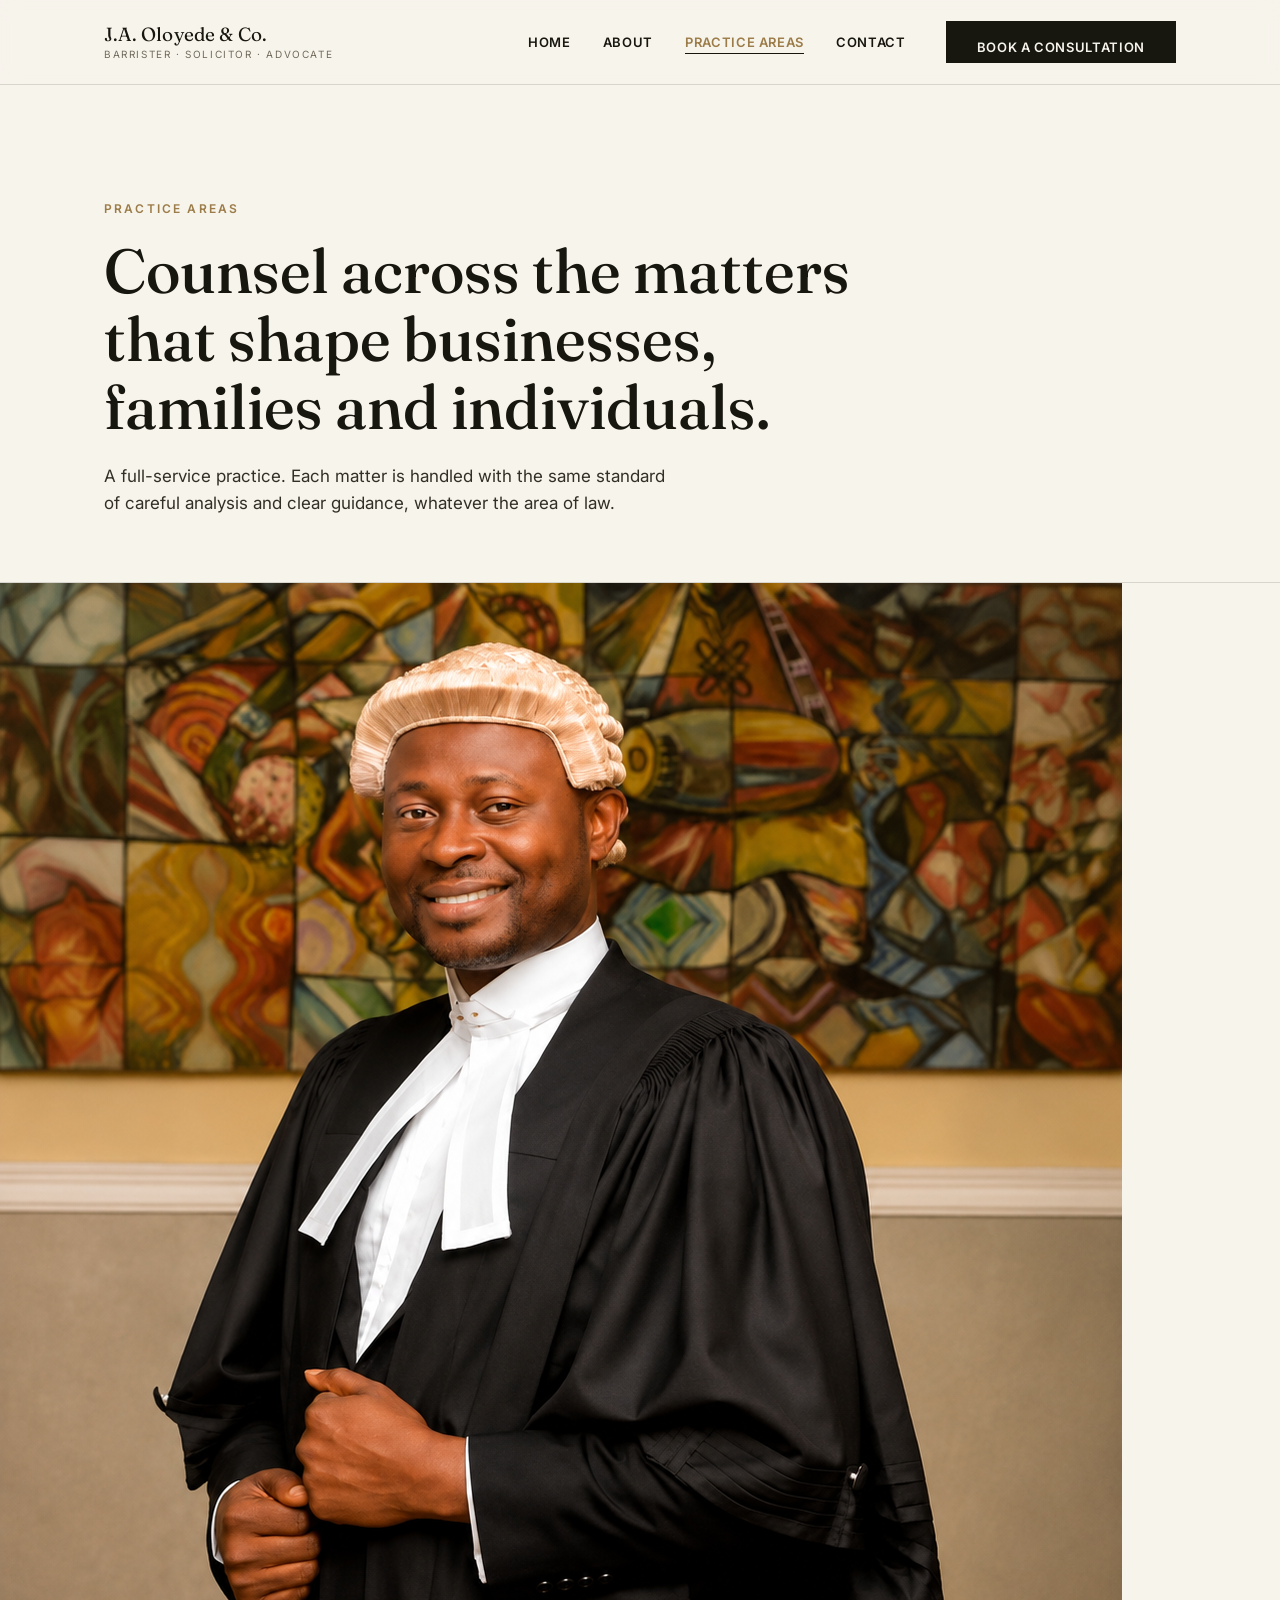
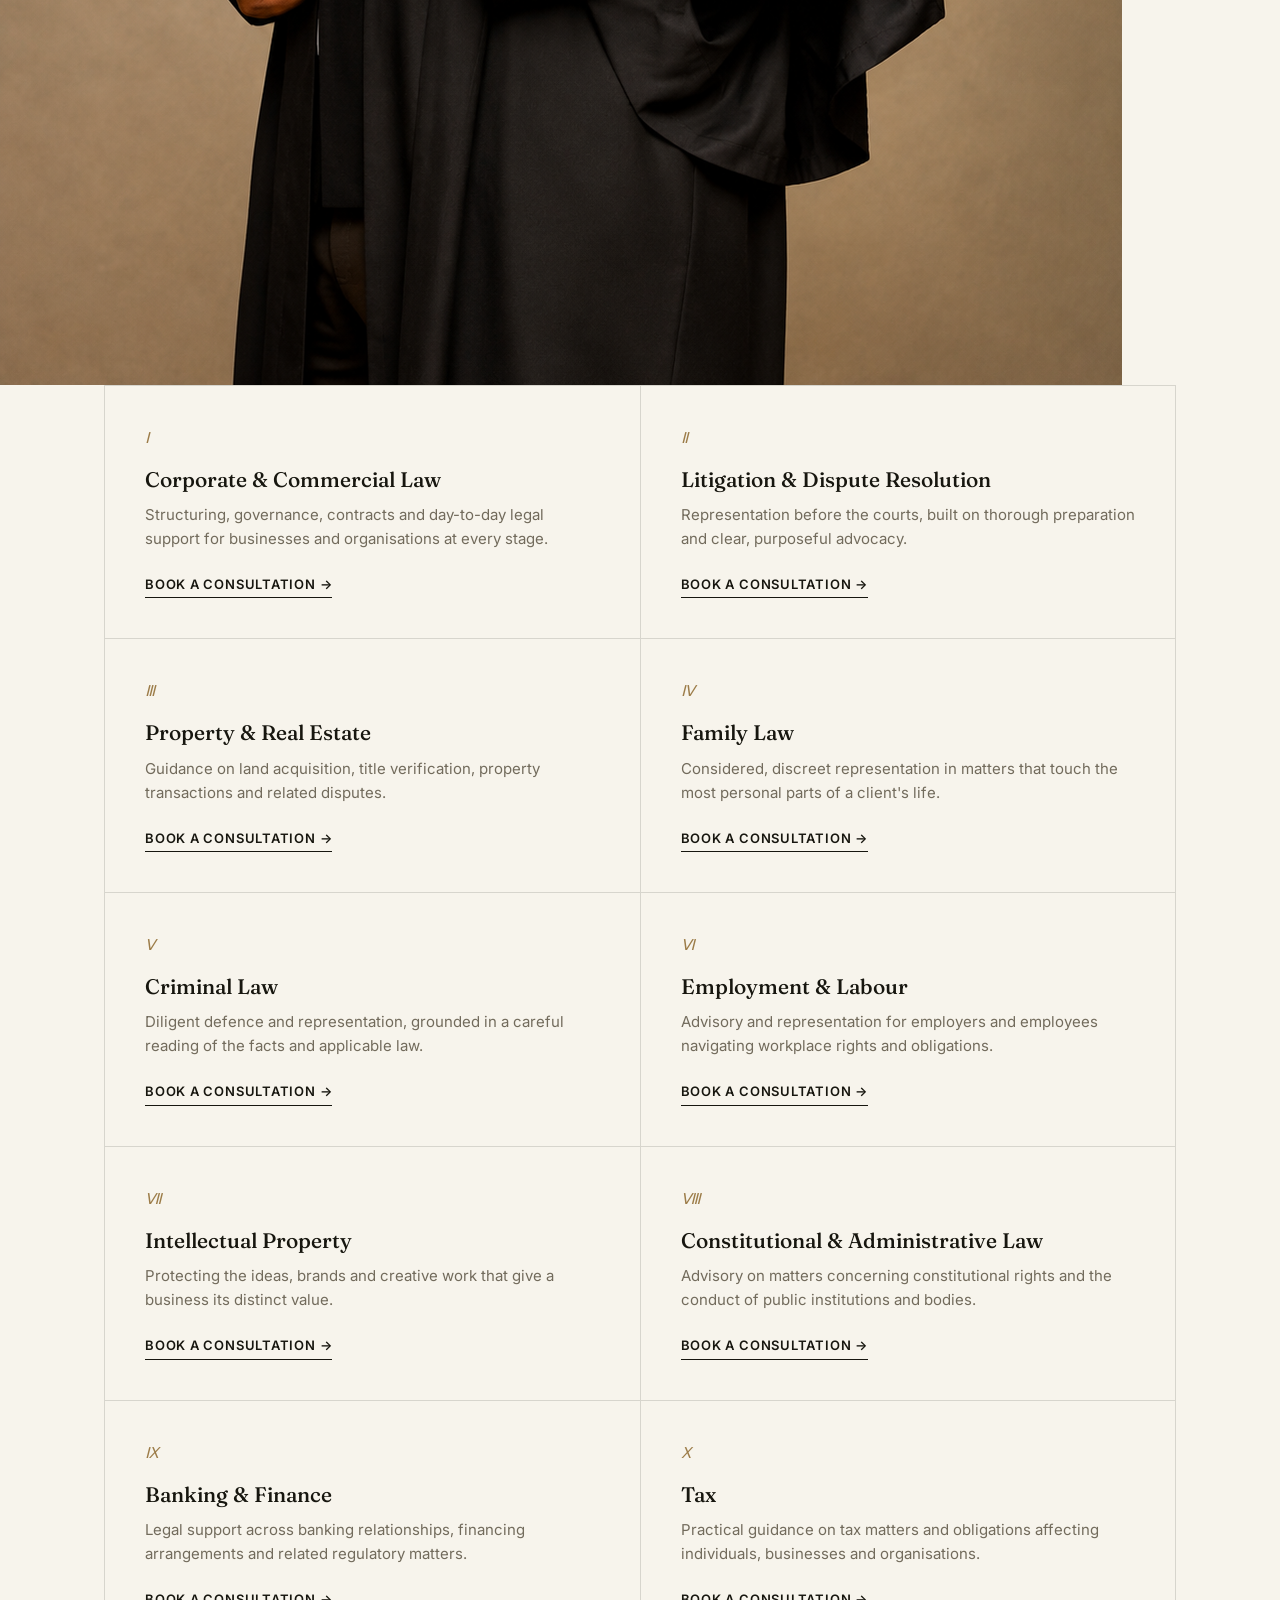
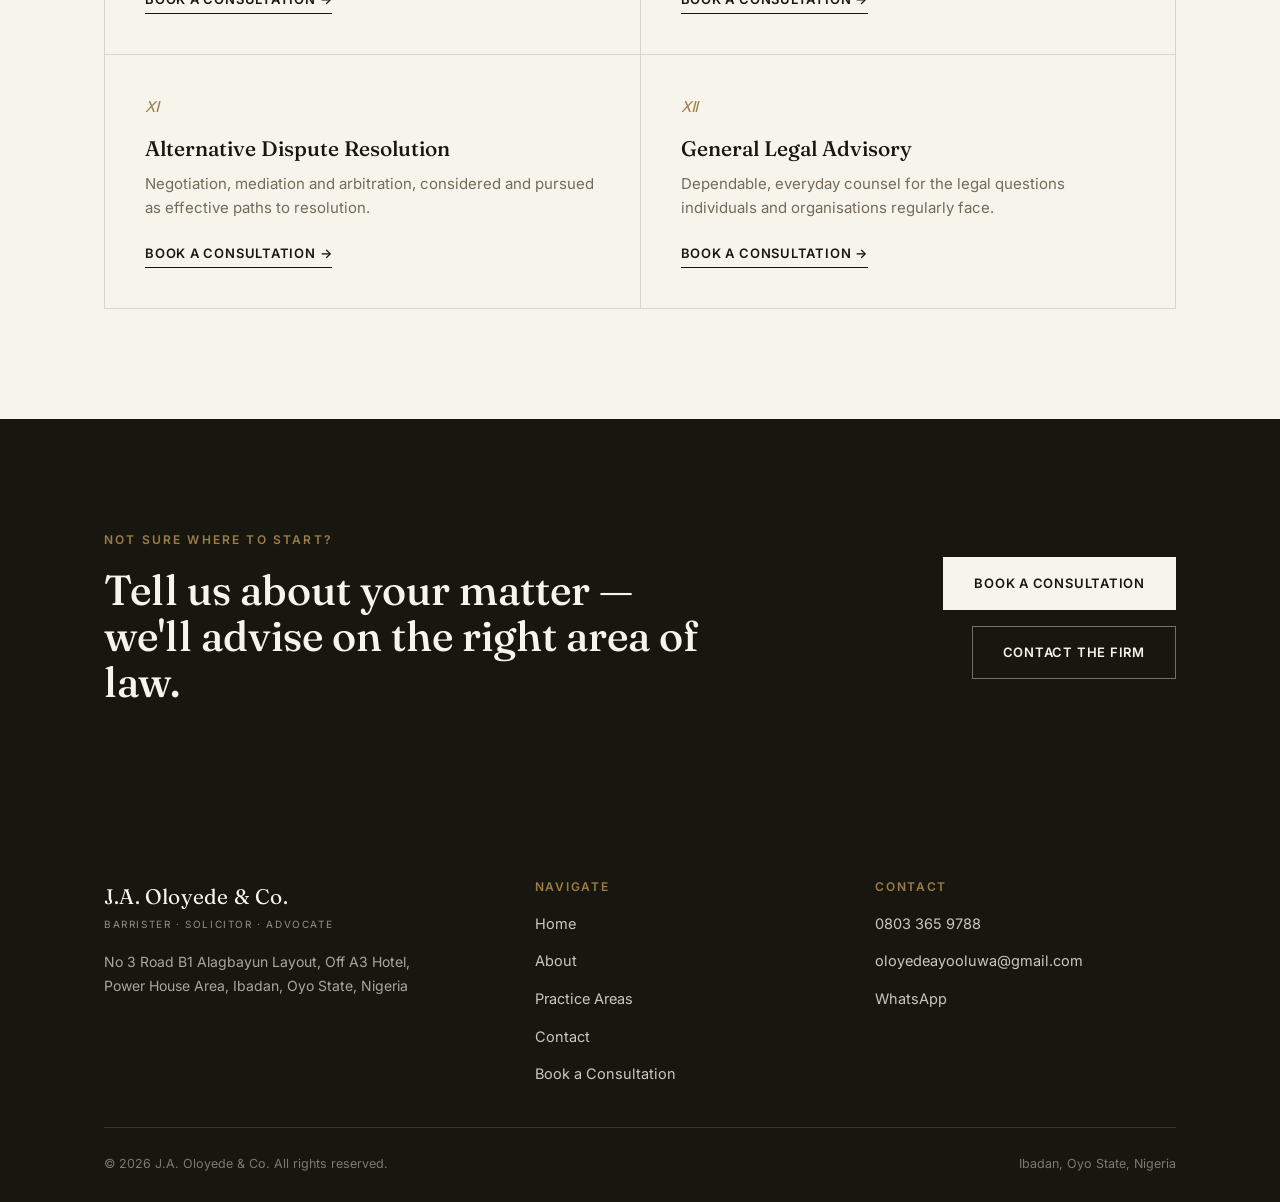
<file: practice-areas.html>
<!DOCTYPE html>
<html lang="en">
<head>
<meta charset="UTF-8">
<meta name="viewport" content="width=device-width, initial-scale=1.0">
<title>Practice Areas — J.A. Oloyede & Co.</title>
<meta name="description" content="A full-service legal practice covering corporate, litigation, property, family, criminal, employment, intellectual property and more.">
<link rel="preconnect" href="https://fonts.googleapis.com">
<link rel="preconnect" href="https://fonts.gstatic.com" crossorigin>
<link href="https://fonts.googleapis.com/css2?family=Fraunces:ital,opsz,wght@0,9..144,400;0,9..144,500;1,9..144,500&family=Inter:wght@400;500;600;700&display=swap" rel="stylesheet">
<link rel="stylesheet" href="style.css">
  <!-- Google tag (gtag.js) -->
<script async src="https://www.googletagmanager.com/gtag/js?id=AW-18405026202"></script>
<script>
  window.dataLayer = window.dataLayer || [];
  function gtag(){dataLayer.push(arguments);}
  gtag('js', new Date());

  gtag('config', 'AW-18405026202');
</script>
  
</head>
<body>
<a class="skip-link" href="#main">Skip to content</a>

<header class="site-header">
  <div class="wrap">
    <a href="index.html" class="brand">
      <span class="brand-name">J.A. Oloyede &amp; Co.</span>
      <span class="brand-tag">Barrister · Solicitor · Advocate</span>
    </a>
    <nav class="main-nav" aria-label="Primary">
      <ul>
        <li><a href="index.html">Home</a></li>
        <li><a href="about.html">About</a></li>
        <li><a href="practice-areas.html" aria-current="page">Practice Areas</a></li>
        <li><a href="contact.html">Contact</a></li>
      </ul>
      <a href="book-consultation.html" class="btn nav-cta">Book a Consultation</a>
    </nav>
    <button class="hamburger" aria-label="Open menu" aria-expanded="false" aria-controls="mobile-menu">
      <span></span><span></span><span></span>
    </button>
  </div>
</header>

<div class="mobile-menu" id="mobile-menu">
  <ul>
    <li><a href="index.html">Home</a></li>
    <li><a href="about.html">About</a></li>
    <li><a href="practice-areas.html">Practice Areas</a></li>
    <li><a href="contact.html">Contact</a></li>
    <li><a href="book-consultation.html">Book a Consultation</a></li>
  </ul>
  <a href="book-consultation.html" class="btn">Book a Consultation</a>
</div>

<main id="main">

  <section class="page-hero">
    <div class="wrap">
      <span class="eyebrow">Practice Areas</span>
      <h1 style="margin-top:16px;">Counsel across the matters that shape businesses, families and individuals.</h1>
      <p class="lede">A full-service practice. Each matter is handled with the same standard of careful analysis and clear guidance, whatever the area of law.</p>
    </div>
  </section>

  <hr class="hairline">

  <div class="practice-image">
  <img src="file_00000000db008210aebd728c8cdae8bc.png" alt="Barrister in court attire">
  </div>

  <section style="padding-top:0;">
    <div class="wrap">
      <div class="practice-detail-grid">

        <div class="practice-detail-cell">
          <span class="practice-mark">Ⅰ</span>
          <h3>Corporate &amp; Commercial Law</h3>
          <p>Structuring, governance, contracts and day-to-day legal support for businesses and organisations at every stage.</p>
          <a href="book-consultation.html" class="link-arrow">Book a Consultation →</a>
        </div>

        <div class="practice-detail-cell">
          <span class="practice-mark">Ⅱ</span>
          <h3>Litigation &amp; Dispute Resolution</h3>
          <p>Representation before the courts, built on thorough preparation and clear, purposeful advocacy.</p>
          <a href="book-consultation.html" class="link-arrow">Book a Consultation →</a>
        </div>

        <div class="practice-detail-cell">
          <span class="practice-mark">Ⅲ</span>
          <h3>Property &amp; Real Estate</h3>
          <p>Guidance on land acquisition, title verification, property transactions and related disputes.</p>
          <a href="book-consultation.html" class="link-arrow">Book a Consultation →</a>
        </div>

        <div class="practice-detail-cell">
          <span class="practice-mark">Ⅳ</span>
          <h3>Family Law</h3>
          <p>Considered, discreet representation in matters that touch the most personal parts of a client's life.</p>
          <a href="book-consultation.html" class="link-arrow">Book a Consultation →</a>
        </div>

        <div class="practice-detail-cell">
          <span class="practice-mark">Ⅴ</span>
          <h3>Criminal Law</h3>
          <p>Diligent defence and representation, grounded in a careful reading of the facts and applicable law.</p>
          <a href="book-consultation.html" class="link-arrow">Book a Consultation →</a>
        </div>

        <div class="practice-detail-cell">
          <span class="practice-mark">Ⅵ</span>
          <h3>Employment &amp; Labour</h3>
          <p>Advisory and representation for employers and employees navigating workplace rights and obligations.</p>
          <a href="book-consultation.html" class="link-arrow">Book a Consultation →</a>
        </div>

        <div class="practice-detail-cell">
          <span class="practice-mark">Ⅶ</span>
          <h3>Intellectual Property</h3>
          <p>Protecting the ideas, brands and creative work that give a business its distinct value.</p>
          <a href="book-consultation.html" class="link-arrow">Book a Consultation →</a>
        </div>

        <div class="practice-detail-cell">
          <span class="practice-mark">Ⅷ</span>
          <h3>Constitutional &amp; Administrative Law</h3>
          <p>Advisory on matters concerning constitutional rights and the conduct of public institutions and bodies.</p>
          <a href="book-consultation.html" class="link-arrow">Book a Consultation →</a>
        </div>

        <div class="practice-detail-cell">
          <span class="practice-mark">Ⅸ</span>
          <h3>Banking &amp; Finance</h3>
          <p>Legal support across banking relationships, financing arrangements and related regulatory matters.</p>
          <a href="book-consultation.html" class="link-arrow">Book a Consultation →</a>
        </div>

        <div class="practice-detail-cell">
          <span class="practice-mark">Ⅹ</span>
          <h3>Tax</h3>
          <p>Practical guidance on tax matters and obligations affecting individuals, businesses and organisations.</p>
          <a href="book-consultation.html" class="link-arrow">Book a Consultation →</a>
        </div>

        <div class="practice-detail-cell">
          <span class="practice-mark">ⅩⅠ</span>
          <h3>Alternative Dispute Resolution</h3>
          <p>Negotiation, mediation and arbitration, considered and pursued as effective paths to resolution.</p>
          <a href="book-consultation.html" class="link-arrow">Book a Consultation →</a>
        </div>

        <div class="practice-detail-cell">
          <span class="practice-mark">ⅩⅡ</span>
          <h3>General Legal Advisory</h3>
          <p>Dependable, everyday counsel for the legal questions individuals and organisations regularly face.</p>
          <a href="book-consultation.html" class="link-arrow">Book a Consultation →</a>
        </div>

      </div>
    </div>
  </section>

  <section class="border-top on-ink cta-band">
    <div class="wrap">
      <div>
        <span class="eyebrow">Not Sure Where to Start?</span>
        <h2 style="font-size:clamp(28px,3.6vw,42px);">Tell us about your matter — we'll advise on the right area of law.</h2>
      </div>
      <div class="cta-actions">
        <a href="book-consultation.html" class="btn btn-on-dark">Book a Consultation</a>
        <a href="contact.html" class="btn btn-ghost-on-dark">Contact the Firm</a>
      </div>
    </div>
  </section>

</main>

<footer class="site-footer">
  <div class="wrap">
    <div class="footer-top">
      <div class="footer-brand">
        <span class="brand-name">J.A. Oloyede &amp; Co.</span>
        <div class="brand-tag">Barrister · Solicitor · Advocate</div>
        <p class="footer-addr">No 3 Road B1 Alagbayun Layout, Off A3 Hotel, Power House Area, Ibadan, Oyo State, Nigeria</p>
      </div>
      <div class="footer-col">
        <h4>Navigate</h4>
        <ul>
          <li><a href="index.html">Home</a></li>
          <li><a href="about.html">About</a></li>
          <li><a href="practice-areas.html">Practice Areas</a></li>
          <li><a href="contact.html">Contact</a></li>
          <li><a href="book-consultation.html">Book a Consultation</a></li>
        </ul>
      </div>
      <div class="footer-col">
        <h4>Contact</h4>
        <ul>
          <li><a href="tel:+2348033659788">0803 365 9788</a></li>
          <li><a href="mailto:oloyedeayooluwa@gmail.com">oloyedeayooluwa@gmail.com</a></li>
          <li><a href="https://wa.me/2348033659788" target="_blank" rel="noopener">WhatsApp</a></li>
        </ul>
      </div>
    </div>
    <div class="footer-bottom">
      <span>© <span id="year"></span> J.A. Oloyede &amp; Co. All rights reserved.</span>
      <span>Ibadan, Oyo State, Nigeria</span>
    </div>
  </div>
</footer>

<script>document.getElementById("year").textContent = new Date().getFullYear();</script>
<script src="script.js"></script>
</body>
</html>
</file>
<file: style.css>
/* ============================================================
   J.A. Oloyede & Co. — Stylesheet
   Palette: warm ink / paper / brass hairline accent
   Type: Fraunces (display) + Inter (body/utility)
   ============================================================ */

:root {
  --ink: #17160f;
  --ink-soft: #322f26;
  --paper: #f7f4ec;
  --paper-dim: #eeeadd;
  --paper-line: #e4dfd0;
  --grey: #726b5c;
  --grey-light: #a49c8a;
  --line: rgba(23, 22, 15, 0.14);
  --line-soft: rgba(23, 22, 15, 0.08);
  --brass: #9c7c48;
  --brass-dim: rgba(156, 124, 72, 0.35);
  --max: 1200px;
  --pad: clamp(20px, 5vw, 64px);
  --serif: "Fraunces", Georgia, "Times New Roman", serif;
  --sans: "Inter", -apple-system, BlinkMacSystemFont, "Segoe UI", sans-serif;
}

* { box-sizing: border-box; }

html { scroll-behavior: smooth; }

@media (prefers-reduced-motion: reduce) {
  html { scroll-behavior: auto; }
  *, *::before, *::after { animation-duration: 0.001ms !important; transition-duration: 0.001ms !important; }
}

body {
  margin: 0;
  background: var(--paper);
  color: var(--ink);
  font-family: var(--sans);
  font-size: 16px;
  line-height: 1.6;
  -webkit-font-smoothing: antialiased;
}

img { max-width: 100%; display: block; }

a { color: inherit; text-decoration: none; }

.wrap {
  max-width: var(--max);
  margin: 0 auto;
  padding-left: var(--pad);
  padding-right: var(--pad);
}

.eyebrow {
  font-family: var(--sans);
  font-size: 12px;
  letter-spacing: 0.18em;
  text-transform: uppercase;
  color: var(--brass);
  font-weight: 600;
}

h1, h2, h3, h4 {
  font-family: var(--serif);
  font-weight: 500;
  line-height: 1.1;
  margin: 0;
  color: var(--ink);
}

p { margin: 0; }

.hairline { border: none; border-top: 1px solid var(--line); margin: 0; }

/* ---------- Skip link / focus ---------- */
.skip-link {
  position: absolute;
  left: -999px;
  top: 0;
  background: var(--ink);
  color: var(--paper);
  padding: 12px 20px;
  z-index: 200;
}
.skip-link:focus { left: var(--pad); top: 12px; }

:focus-visible {
  outline: 2px solid var(--brass);
  outline-offset: 3px;
}

/* ---------- Buttons ---------- */
.btn {
  display: inline-flex;
  align-items: center;
  gap: 10px;
  padding: 15px 30px;
  font-family: var(--sans);
  font-size: 13px;
  letter-spacing: 0.06em;
  text-transform: uppercase;
  font-weight: 600;
  border: 1px solid var(--ink);
  background: var(--ink);
  color: var(--paper);
  cursor: pointer;
  transition: background 0.35s ease, color 0.35s ease, border-color 0.35s ease, transform 0.25s ease;
  white-space: nowrap;
}
.btn:hover { background: var(--paper); color: var(--ink); }
.btn:active { transform: translateY(1px); }

.btn-ghost {
  background: transparent;
  color: var(--ink);
  border: 1px solid var(--line);
}
.btn-ghost:hover { border-color: var(--ink); background: var(--ink); color: var(--paper); }

.btn-on-dark {
  border: 1px solid var(--paper);
  background: var(--paper);
  color: var(--ink);
}
.btn-on-dark:hover { background: transparent; color: var(--paper); }

.btn-ghost-on-dark {
  border: 1px solid rgba(247,244,236,0.4);
  background: transparent;
  color: var(--paper);
}
.btn-ghost-on-dark:hover { border-color: var(--paper); background: var(--paper); color: var(--ink); }

.link-arrow {
  display: inline-flex;
  align-items: center;
  gap: 8px;
  font-size: 13px;
  letter-spacing: 0.06em;
  text-transform: uppercase;
  font-weight: 600;
  border-bottom: 1px solid var(--ink);
  padding-bottom: 3px;
  transition: gap 0.25s ease, opacity 0.25s ease;
}
.link-arrow:hover { gap: 13px; opacity: 0.7; }

/* ---------- Header ---------- */
.site-header {
  position: sticky;
  top: 0;
  z-index: 100;
  background: rgba(247, 244, 236, 0.92);
  backdrop-filter: saturate(140%) blur(10px);
  border-bottom: 1px solid var(--line);
}
.site-header .wrap {
  display: flex;
  align-items: center;
  justify-content: space-between;
  height: 84px;
}
.brand {
  display: flex;
  flex-direction: column;
  line-height: 1.15;
}
.brand-name {
  font-family: var(--serif);
  font-size: 19px;
  letter-spacing: 0.01em;
}
.brand-tag {
  font-size: 10px;
  letter-spacing: 0.16em;
  text-transform: uppercase;
  color: var(--grey);
  margin-top: 3px;
}

.main-nav { display: flex; align-items: center; gap: 40px; }
.main-nav ul {
  list-style: none;
  display: flex;
  gap: 32px;
  margin: 0;
  padding: 0;
}
.main-nav a {
  font-size: 13px;
  letter-spacing: 0.05em;
  text-transform: uppercase;
  font-weight: 600;
  position: relative;
  padding-bottom: 4px;
}
.main-nav a::after {
  content: "";
  position: absolute;
  left: 0; right: 100%;
  bottom: 0;
  height: 1px;
  background: var(--ink);
  transition: right 0.3s ease;
}
.main-nav a:hover::after, .main-nav a[aria-current="page"]::after { right: 0; }
.main-nav a[aria-current="page"] { color: var(--brass); }

.nav-cta { display: none; }
@media (min-width: 900px) { .nav-cta { display: inline-flex; } }

.hamburger {
  display: none;
  flex-direction: column;
  gap: 5px;
  background: none;
  border: none;
  cursor: pointer;
  padding: 10px;
}
.hamburger span {
  width: 24px;
  height: 1px;
  background: var(--ink);
  transition: transform 0.3s ease, opacity 0.3s ease;
}
.hamburger[aria-expanded="true"] span:nth-child(1) { transform: translateY(6px) rotate(45deg); }
.hamburger[aria-expanded="true"] span:nth-child(2) { opacity: 0; }
.hamburger[aria-expanded="true"] span:nth-child(3) { transform: translateY(-6px) rotate(-45deg); }

@media (max-width: 899px) {
  .main-nav ul { display: none; }
  .hamburger { display: flex; }
}

.mobile-menu {
  display: none;
  position: fixed;
  inset: 84px 0 0 0;
  background: var(--paper);
  z-index: 99;
  overflow-y: auto;
}
.mobile-menu.open { display: block; }
.mobile-menu ul {
  list-style: none;
  margin: 0;
  padding: 40px var(--pad);
  display: flex;
  flex-direction: column;
}
.mobile-menu li { border-bottom: 1px solid var(--line); }
.mobile-menu a {
  display: block;
  padding: 20px 0;
  font-family: var(--serif);
  font-size: 26px;
}
.mobile-menu .btn { margin: 32px var(--pad) 0; align-self: flex-start; }

/* ---------- Hero ---------- */
.hero {
  padding: clamp(64px, 12vw, 140px) 0 clamp(48px, 8vw, 100px);
  position: relative;
}
.hero-eyebrow-row {
  display: flex;
  align-items: center;
  gap: 16px;
  margin-bottom: 28px;
}
.hero-eyebrow-row .hairline { flex: 1; }
.hero h1 {
  font-size: clamp(38px, 6.4vw, 78px);
  max-width: 15ch;
  letter-spacing: -0.01em;
}
.hero h1 em {
  font-style: italic;
  color: var(--brass);
}
.hero-sub {
  margin-top: 28px;
  max-width: 46ch;
  font-size: 18px;
  color: var(--ink-soft);
}
.hero-actions {
  margin-top: 40px;
  display: flex;
  flex-wrap: wrap;
  gap: 16px;
}
.hero-locale {
  margin-top: 56px;
  font-size: 12px;
  letter-spacing: 0.16em;
  text-transform: uppercase;
  color: var(--grey);
  display: flex;
  align-items: center;
  gap: 10px;
}
.hero-locale .dot { width: 4px; height: 4px; background: var(--brass); border-radius: 50%; }

/* signature draw-in rule */
.draw-line {
  transform-origin: left center;
  animation: drawline 1.4s cubic-bezier(.65,0,.2,1) 0.15s both;
}
@keyframes drawline { from { transform: scaleX(0); } to { transform: scaleX(1); } }
.fade-up { animation: fadeup 0.9s cubic-bezier(.2,.7,.2,1) both; }
.fade-up.d1 { animation-delay: 0.15s; }
.fade-up.d2 { animation-delay: 0.3s; }
.fade-up.d3 { animation-delay: 0.45s; }
@keyframes fadeup { from { opacity: 0; transform: translateY(14px);} to { opacity:1; transform: translateY(0);} }

/* ---------- Section scaffolding ---------- */
section { padding: clamp(56px, 9vw, 110px) 0; }
.section-head {
  display: grid;
  grid-template-columns: 1fr;
  gap: 20px;
  margin-bottom: 56px;
}
@media (min-width: 800px) {
  .section-head { grid-template-columns: 1fr 1fr; align-items: end; }
}
.section-head h2 { font-size: clamp(28px, 4vw, 44px); max-width: 16ch; }
.section-head .lede { color: var(--grey); max-width: 42ch; font-size: 16px; }

.border-top { border-top: 1px solid var(--line); }
.on-dim { background: var(--paper-dim); }
.on-ink { background: var(--ink); color: var(--paper); }
.on-ink h2, .on-ink h3, .on-ink h4 { color: var(--paper); }
.on-ink .eyebrow { color: var(--brass); }

/* ---------- Intro / statement ---------- */
.statement {
  display: grid;
  gap: 40px;
}
@media (min-width: 800px) {
  .statement { grid-template-columns: 0.9fr 1.1fr; }
}
.statement h2 { font-size: clamp(30px, 4.2vw, 46px); }
.statement-body { font-size: 17px; color: var(--ink-soft); max-width: 56ch; }
.statement-body p + p { margin-top: 18px; }

/* ---------- Practice grid ---------- */
.practice-grid {
  display: grid;
  grid-template-columns: 1fr;
  border-top: 1px solid var(--line);
  border-left: 1px solid var(--line);
}
@media (min-width: 640px) { .practice-grid { grid-template-columns: 1fr 1fr; } }
@media (min-width: 1000px) { .practice-grid { grid-template-columns: 1fr 1fr 1fr; } }

.practice-cell {
  border-right: 1px solid var(--line);
  border-bottom: 1px solid var(--line);
  padding: 34px 30px;
  position: relative;
  transition: background 0.3s ease;
}
.practice-cell:hover { background: var(--paper-dim); }
.practice-mark {
  font-family: var(--serif);
  font-style: italic;
  font-size: 15px;
  color: var(--brass);
  margin-bottom: 18px;
  display: block;
}
.practice-cell h3 { font-size: 19px; font-weight: 500; margin-bottom: 10px; }
.practice-cell p { font-size: 14.5px; color: var(--grey); line-height: 1.55; }

/* ---------- Why / values ---------- */
.values-grid {
  display: grid;
  grid-template-columns: 1fr;
  gap: 1px;
  background: var(--line);
  border: 1px solid var(--line);
}
@media (min-width: 700px) { .values-grid { grid-template-columns: repeat(4, 1fr); } }
.value-cell {
  background: var(--paper);
  padding: 40px 28px;
}
.value-index {
  font-family: var(--serif);
  font-style: italic;
  color: var(--brass);
  font-size: 15px;
  margin-bottom: 22px;
  display: block;
}
.value-cell h3 { font-size: 20px; margin-bottom: 12px; }
.value-cell p { font-size: 14.5px; color: var(--grey); }

/* ---------- Firm story ---------- */
.story {
  display: grid;
  gap: 48px;
}
@media (min-width: 900px) { .story { grid-template-columns: 0.8fr 1.2fr; } }
.story-copy p { color: var(--ink-soft); font-size: 16.5px; }
.story-copy p + p { margin-top: 20px; }
.pull-quote {
  border-left: 2px solid var(--brass);
  padding-left: 28px;
  margin-top: 8px;
}
.pull-quote p {
  font-family: var(--serif);
  font-style: italic;
  font-size: clamp(22px, 2.6vw, 30px);
  line-height: 1.35;
  color: var(--ink);
}

/* ---------- CTA band ---------- */
.cta-band { text-align: left; }
.cta-band .wrap {
  display: grid;
  gap: 32px;
}
@media (min-width: 800px) {
  .cta-band .wrap { grid-template-columns: 1.2fr 0.8fr; align-items: center; }
}
.cta-band h2 { font-size: clamp(30px, 4.4vw, 50px); }
.cta-band .eyebrow { margin-bottom: 18px; display: block; }
.cta-actions { display: flex; flex-wrap: wrap; gap: 16px; }
@media (min-width: 800px) { .cta-actions { justify-content: flex-end; } }

/* ---------- Footer ---------- */
.site-footer {
  background: var(--ink);
  color: var(--paper);
  padding: 64px 0 28px;
}
.footer-top {
  display: grid;
  gap: 40px;
  padding-bottom: 40px;
  border-bottom: 1px solid rgba(247,244,236,0.14);
}
@media (min-width: 800px) { .footer-top { grid-template-columns: 1.3fr 1fr 1fr; } }
.footer-brand .brand-name { font-size: 21px; color: var(--paper); }
.footer-brand .brand-tag { color: rgba(247,244,236,0.55); }
.footer-addr { margin-top: 18px; font-size: 14px; color: rgba(247,244,236,0.65); line-height: 1.7; max-width: 34ch; }
.footer-col h4 { font-size: 12px; letter-spacing: 0.14em; text-transform: uppercase; color: var(--brass); font-weight: 600; margin-bottom: 18px; font-family: var(--sans); }
.footer-col ul { list-style: none; margin: 0; padding: 0; display: flex; flex-direction: column; gap: 12px; }
.footer-col a { font-size: 14.5px; color: rgba(247,244,236,0.8); transition: color 0.25s ease; }
.footer-col a:hover { color: var(--paper); }
.footer-bottom {
  padding-top: 26px;
  display: flex;
  flex-wrap: wrap;
  gap: 14px;
  justify-content: space-between;
  font-size: 12.5px;
  color: rgba(247,244,236,0.45);
}

/* ---------- Page header (inner pages) ---------- */
.page-hero {
  padding: clamp(56px, 10vw, 110px) 0 clamp(40px, 6vw, 64px);
}
.page-hero h1 { font-size: clamp(34px, 5.6vw, 62px); max-width: 20ch; }
.page-hero .lede { margin-top: 22px; max-width: 52ch; font-size: 17px; color: var(--ink-soft); }

/* ---------- About page ---------- */
.two-col {
  display: grid;
  gap: 44px;
}
@media (min-width: 860px) { .two-col { grid-template-columns: 0.7fr 1.3fr; } }
.two-col h2 { font-size: clamp(24px, 3vw, 32px); }
.two-col .body p { color: var(--ink-soft); font-size: 16.5px; }
.two-col .body p + p { margin-top: 16px; }

.stack-section + .stack-section { border-top: 1px solid var(--line); }

/* ---------- Practice areas page ---------- */
.practice-detail-grid {
  display: grid;
  grid-template-columns: 1fr;
  border-top: 1px solid var(--line);
  border-left: 1px solid var(--line);
}
@media (min-width: 700px) { .practice-detail-grid { grid-template-columns: 1fr 1fr; } }
.practice-detail-cell {
  border-right: 1px solid var(--line);
  border-bottom: 1px solid var(--line);
  padding: 40px;
}
.practice-detail-cell h3 { font-size: 21px; margin-bottom: 12px; }
.practice-detail-cell p { color: var(--grey); font-size: 15px; margin-bottom: 20px; }

/* ---------- Contact page ---------- */
.contact-grid {
  display: grid;
  gap: 56px;
}
@media (min-width: 900px) { .contact-grid { grid-template-columns: 0.8fr 1.2fr; } }
.contact-info dl { margin: 0; }
.contact-info dt {
  font-size: 11px;
  letter-spacing: 0.14em;
  text-transform: uppercase;
  color: var(--brass);
  font-weight: 600;
  margin-top: 30px;
}
.contact-info dt:first-child { margin-top: 0; }
.contact-info dd {
  margin: 8px 0 0;
  font-size: 16.5px;
  color: var(--ink);
}
.contact-buttons { display: flex; flex-wrap: wrap; gap: 14px; margin-top: 36px; }

.map-frame {
  border: 1px solid var(--line);
  margin-top: 40px;
  filter: grayscale(0.35) contrast(1.02);
  aspect-ratio: 16/10;
  width: 100%;
}
.map-frame iframe { width: 100%; height: 100%; border: 0; display: block; }

/* ---------- Forms ---------- */
.form-grid {
  display: grid;
  grid-template-columns: 1fr;
  gap: 22px;
}
@media (min-width: 640px) { .form-grid.two { grid-template-columns: 1fr 1fr; } }
.field { display: flex; flex-direction: column; gap: 8px; }
.field label {
  font-size: 12px;
  letter-spacing: 0.08em;
  text-transform: uppercase;
  font-weight: 600;
  color: var(--ink-soft);
}
.field input,
.field select,
.field textarea {
  font-family: var(--sans);
  font-size: 15.5px;
  padding: 14px 16px;
  background: var(--paper);
  border: 1px solid var(--line);
  color: var(--ink);
  border-radius: 0;
  transition: border-color 0.25s ease;
}
.field input:focus,
.field select:focus,
.field textarea:focus { border-color: var(--ink); outline: none; }
.field textarea { resize: vertical; min-height: 130px; }
.field.full { grid-column: 1 / -1; }

.privacy-note {
  border-top: 1px solid var(--line);
  margin-top: 8px;
  padding-top: 22px;
  font-size: 13.5px;
  color: var(--grey);
  max-width: 62ch;
  line-height: 1.65;
}

.form-status {
  display: none;
  margin-top: 28px;
  padding: 22px 26px;
  border: 1px solid var(--brass-dim);
  background: var(--paper-dim);
}
.form-status.show { display: block; }
.form-status h4 { font-size: 17px; margin-bottom: 8px; }
.form-status p { font-size: 14.5px; color: var(--grey); }

/* ---------- Utility ---------- */
.mt-lg { margin-top: 40px; }
.center { text-align: center; }
.reveal {
  opacity: 0;
  transform: translateY(18px);
  transition: opacity 0.8s cubic-bezier(.2,.7,.2,1), transform 0.8s cubic-bezier(.2,.7,.2,1);
}
.reveal.in { opacity: 1; transform: translateY(0); }

/* Hero photo */
.hero-photo {
  width: 100%;
  max-width: 390px;
  height: 500px;
  object-fit: cover;
  object-position: center top;
  margin: 0 auto 36px;
  display: block;
}
/* Footer logo */
.footer-logo {
  width: 90px;
  height: auto;
  display: block;
  margin-bottom: 14px;
}
/* Premium mobile footer */
@media (max-width: 700px) {
  .site-footer {
    margin-top: 60px;
    padding: 48px 0 24px;
  }

  .site-footer .wrap {
    padding-left: 24px;
    padding-right: 24px;
  }

  .footer-top {
    display: flex;
    flex-direction: column;
    gap: 36px;
  }

  .footer-brand {
    padding-bottom: 28px;
    border-bottom: 1px solid var(--line);
  }

  .footer-logo {
    width: 78px;
    height: auto;
    margin-bottom: 16px;
  }

  .footer-brand .brand-name {
    display: block;
    font-size: 20px;
    margin-bottom: 6px;
  }

  .footer-brand .brand-tag {
    font-size: 12px;
    letter-spacing: 1.5px;
  }

  .footer-add {
    margin-top: 12px;
    font-size: 13px;
    line-height: 1.7;
    max-width: 300px;
  }

  .footer-col {
    width: 100%;
  }

  .footer-col h4 {
    margin-bottom: 14px;
    font-size: 13px;
    letter-spacing: 1.5px;
    text-transform: uppercase;
  }

  .footer-col ul {
    margin: 0;
    padding: 0;
    list-style: none;
  }

  .footer-col li {
    margin-bottom: 11px;
  }

  .footer-col a {
    font-size: 14px;
  }

  .footer-bottom {
    margin-top: 38px;
    padding-top: 20px;
    display: flex;
    flex-direction: column;
    gap: 8px;
    font-size: 12px;
    line-height: 1.6;
  }
}
</file>
